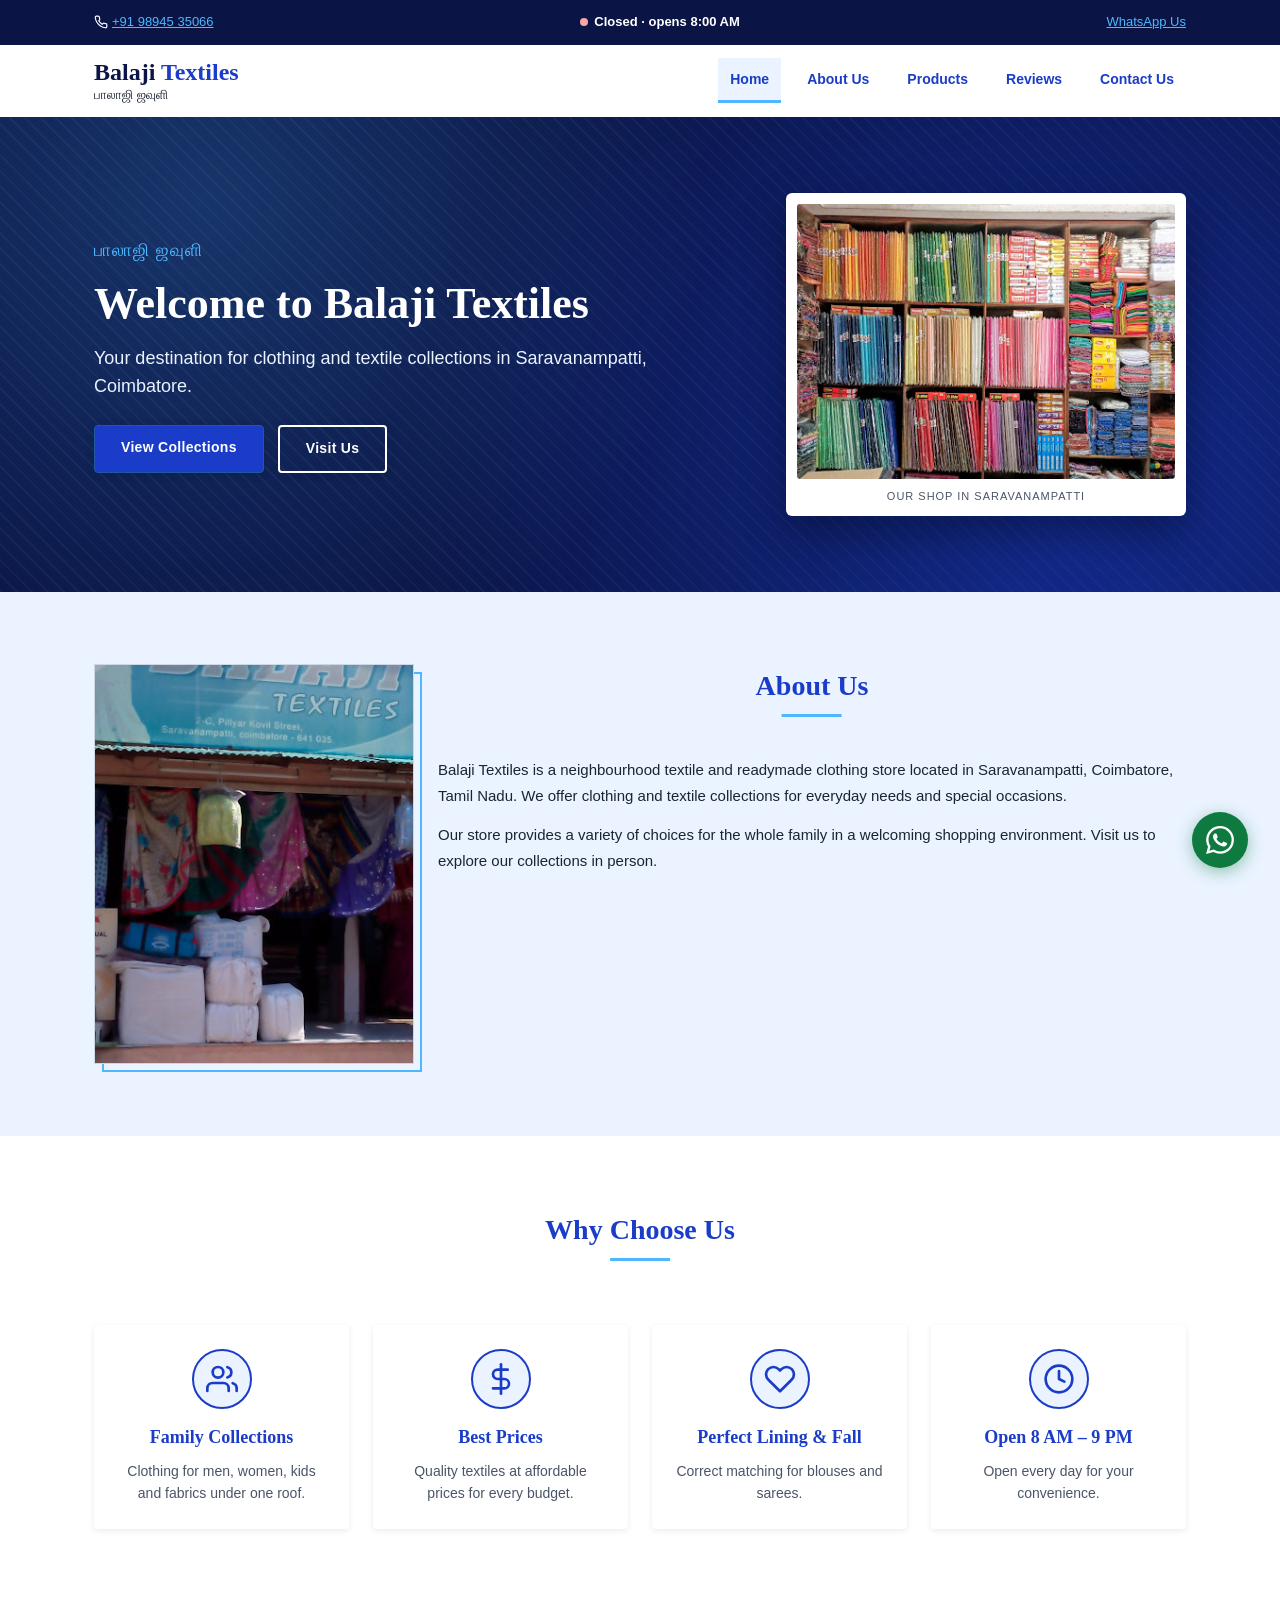
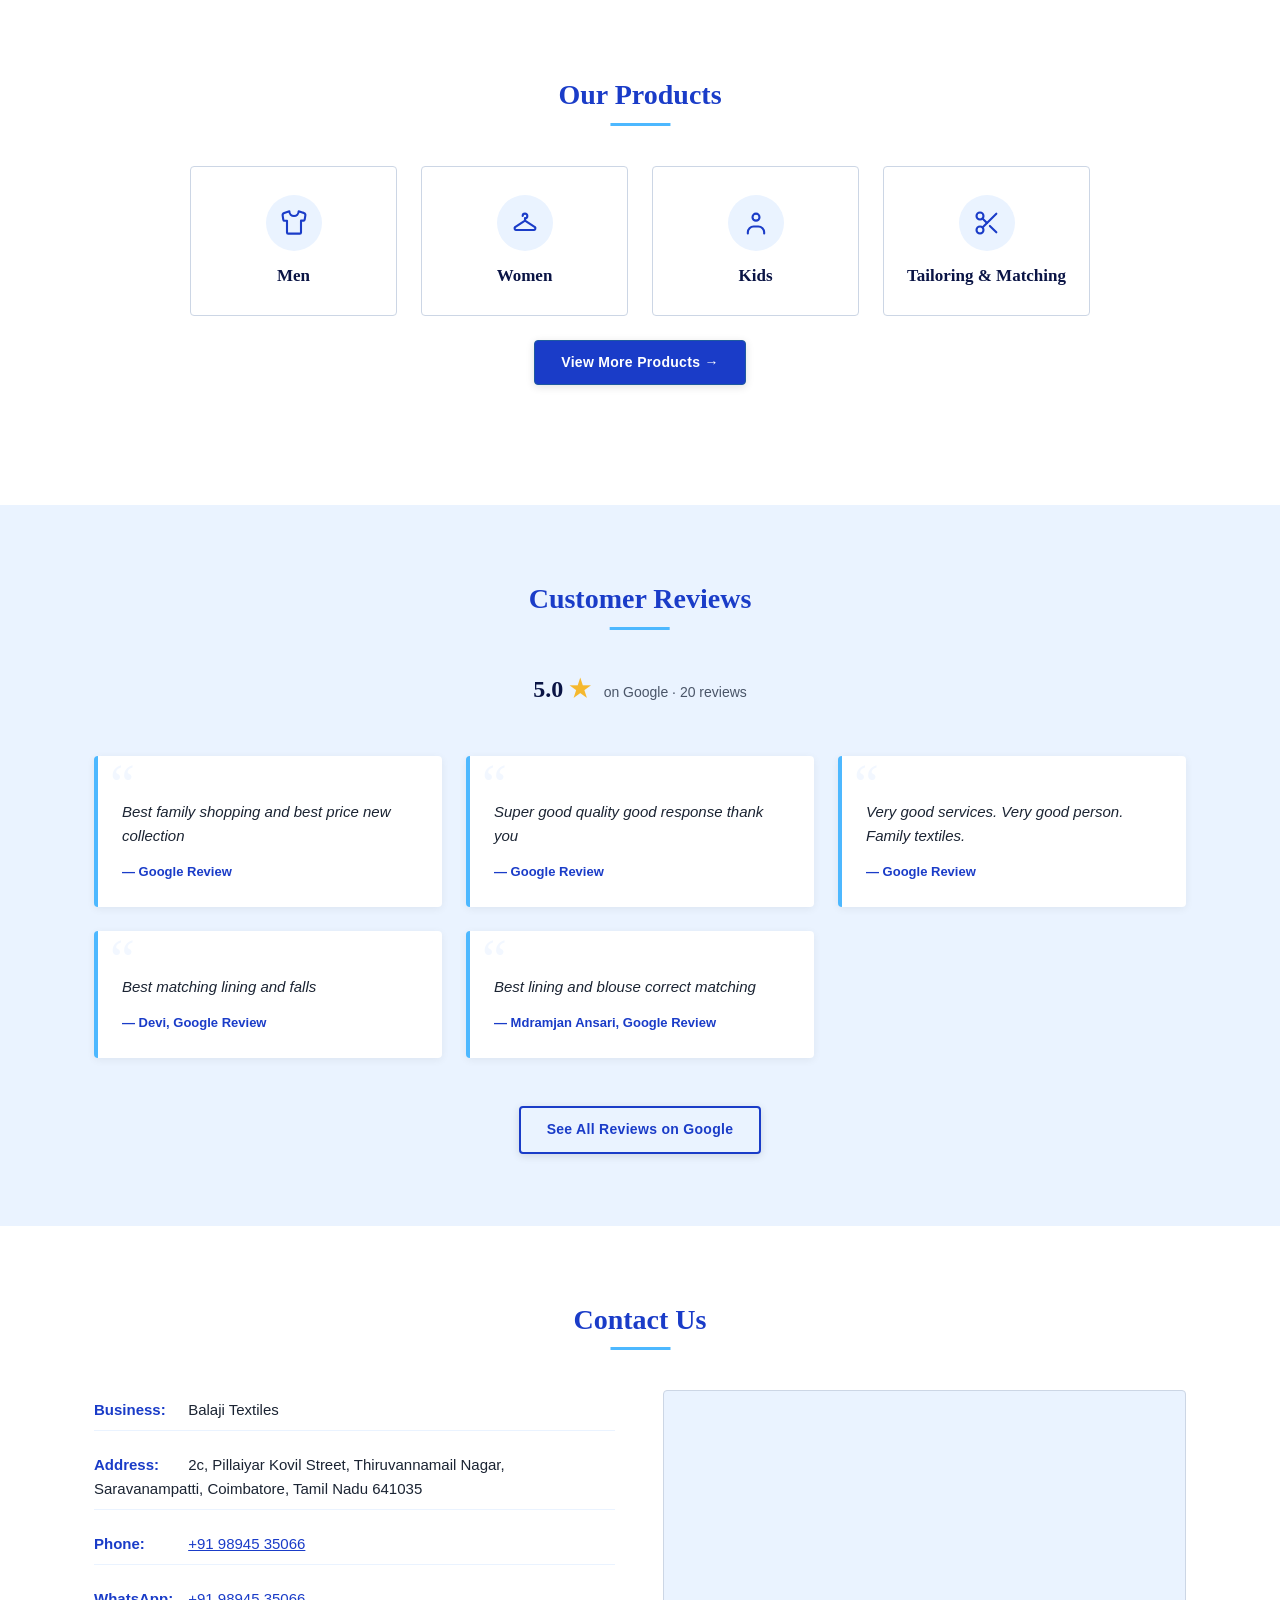
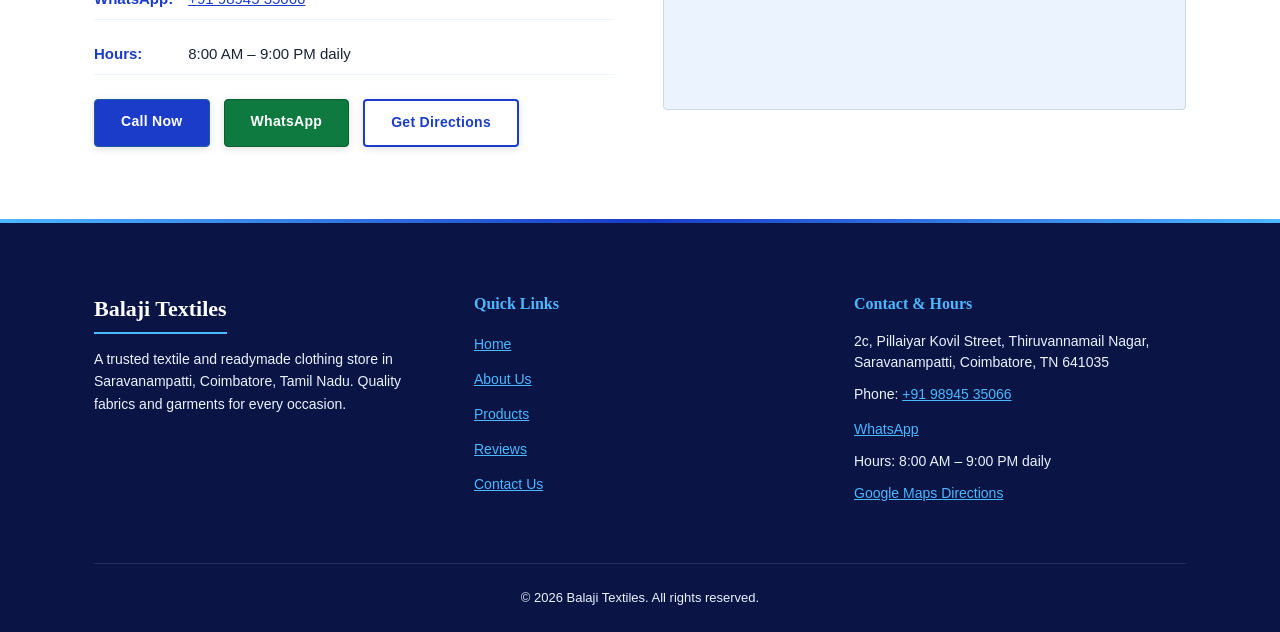
<file: index.html>
<!DOCTYPE html>
<html lang="en">
<head>
  <meta charset="UTF-8" />
  <meta name="viewport" content="width=device-width, initial-scale=1.0" />
  <title>Balaji Textiles | Textile &amp; Readymade Clothing Store in Saravanampatti, Coimbatore</title>
  <meta name="description" content="Balaji Textiles - A trusted textile and readymade clothing store in Saravanampatti, Coimbatore, Tamil Nadu. Men's wear, women's wear, kids' wear, fabrics and dress materials for every occasion." />
  <meta name="author" content="Balaji Textiles" />
  <meta name="robots" content="index, follow" />
  <meta name="theme-color" content="#0A1445" />
  <link rel="canonical" href="https://prakashseervi61.github.io/Balaji-Textile/" />

  <!-- Privacy & content security -->
  <meta name="referrer" content="strict-origin-when-cross-origin" />

  <!-- Content Security Policy -->
  <meta http-equiv="Content-Security-Policy" content="default-src 'self'; script-src 'self'; style-src 'self' 'unsafe-inline' https://fonts.googleapis.com; img-src 'self' data: https:; font-src 'self' https://fonts.gstatic.com; connect-src 'self'; frame-src https://www.google.com; base-uri 'self'; form-action 'self';" />

  <!-- Open Graph -->
  <meta property="og:type" content="website" />
  <meta property="og:title" content="Balaji Textiles | Textile &amp; Readymade Clothing Store, Saravanampatti, Coimbatore" />
  <meta property="og:description" content="Discover quality clothing and textiles for every occasion. Visit Balaji Textiles in Saravanampatti, Coimbatore for men's wear, women's wear, kids' wear and fabrics." />
  <meta property="og:url" content="https://prakashseervi61.github.io/Balaji-Textile/" />
  <meta property="og:site_name" content="Balaji Textiles" />
  <meta property="og:locale" content="en_IN" />
  <meta property="og:image" content="https://prakashseervi61.github.io/Balaji-Textile/images/og-cover.png" />
  <meta property="og:image:width" content="1200" />
  <meta property="og:image:height" content="630" />
  <meta property="og:image:alt" content="Balaji Textiles — clothing and textiles in Saravanampatti, Coimbatore" />

  <!-- Twitter Card -->
  <meta name="twitter:card" content="summary_large_image" />
  <meta name="twitter:title" content="Balaji Textiles | Textile &amp; Readymade Clothing Store, Saravanampatti" />
  <meta name="twitter:description" content="Quality clothing and textiles for every occasion. Visit Balaji Textiles in Saravanampatti, Coimbatore." />
  <meta name="twitter:image" content="https://prakashseervi61.github.io/Balaji-Textile/images/og-cover.png" />
  <meta name="twitter:image:alt" content="Balaji Textiles — clothing and textiles in Saravanampatti, Coimbatore" />

  <link rel="preconnect" href="https://fonts.googleapis.com" />
  <link rel="preconnect" href="https://fonts.gstatic.com" crossorigin />
  <link href="https://fonts.googleapis.com/css2?family=Playfair+Display:ital,wght@0,400;0,600;0,700;1,400&family=Lato:wght@300;400;600;700&family=Noto+Sans+Tamil:wght@400;600;700&display=swap" rel="stylesheet" />
  <link rel="stylesheet" href="styles.css" />
  <noscript><style>.reveal { opacity: 1; transform: none; }</style></noscript>
  <link rel="icon" type="image/svg+xml" href="data:image/svg+xml,%3Csvg xmlns='http://www.w3.org/2000/svg' viewBox='0 0 100 100'%3E%3Crect width='100' height='100' fill='%230A1445' rx='10'/%3E%3Ctext x='50' y='60' font-family='serif' font-size='50' fill='%23FFFFFF' text-anchor='middle'%3EBT%3C/text%3E%3C/svg%3E" />

  <!-- Schema.org LocalBusiness structured data -->
  <script type="application/ld+json">
  {
    "@context": "https://schema.org",
    "@type": "ClothingStore",
    "@id": "https://prakashseervi61.github.io/Balaji-Textile/#store",
    "name": "Balaji Textiles",
    "alternateName": "பாலாஜி ஜவுளி",
    "description": "A trusted textile and readymade clothing store in Saravanampatti, Coimbatore, Tamil Nadu. Men's wear, women's wear, kids' wear, fabrics and dress materials.",
    "url": "https://prakashseervi61.github.io/Balaji-Textile/",
    "image": [
      "https://prakashseervi61.github.io/Balaji-Textile/images/shop-front.jpg",
      "https://prakashseervi61.github.io/Balaji-Textile/images/shop-photo.jpg"
    ],
    "telephone": "+919894535066",
    "hasMap": "https://maps.app.goo.gl/wDFzEVDRk7n2RnBJ7",
    "currenciesAccepted": "INR",
    "areaServed": {
      "@type": "City",
      "name": "Coimbatore"
    },
    "address": {
      "@type": "PostalAddress",
      "streetAddress": "2c, Pillaiyar Kovil Street, Thiruvannamail Nagar",
      "addressLocality": "Saravanampatti, Coimbatore",
      "addressRegion": "Tamil Nadu",
      "postalCode": "641035",
      "addressCountry": "IN"
    },
    "geo": {
      "@type": "GeoCoordinates",
      "latitude": 11.0756263,
      "longitude": 77.0023874
    },
    "openingHoursSpecification": {
      "@type": "OpeningHoursSpecification",
      "dayOfWeek": ["Monday","Tuesday","Wednesday","Thursday","Friday","Saturday","Sunday"],
      "opens": "08:00",
      "closes": "21:00"
    },
    "aggregateRating": {
      "@type": "AggregateRating",
      "ratingValue": "5.0",
      "reviewCount": "20",
      "bestRating": "5"
    },
    "sameAs": [
      "https://maps.app.goo.gl/wDFzEVDRk7n2RnBJ7"
    ]
  }
  </script>
</head>
<body>

  <a class="skip-link" href="#main-content">Skip to main content</a>

  <!-- Top bar -->
  <div class="top-bar">
    <div class="container">
      <div class="top-bar-inner">
        <span class="top-bar-item top-bar-phone"><svg class="top-bar-icon" width="14" height="14" viewBox="0 0 24 24" fill="none" stroke="currentColor" stroke-width="2" stroke-linecap="round" stroke-linejoin="round" aria-hidden="true" focusable="false"><path d="M22 16.92v3a2 2 0 0 1-2.18 2 19.79 19.79 0 0 1-8.63-3.07 19.5 19.5 0 0 1-6-6 19.79 19.79 0 0 1-3.07-8.67A2 2 0 0 1 4.11 2h3a2 2 0 0 1 2 1.72c.127.96.361 1.903.7 2.81a2 2 0 0 1-.45 2.11L8.09 9.91a16 16 0 0 0 6 6l1.27-1.27a2 2 0 0 1 2.11-.45c.907.339 1.85.573 2.81.7A2 2 0 0 1 22 16.92z"/></svg> <a href="tel:+919894535066">+91 98945 35066</a></span>
        <span class="top-bar-item">
          <span class="shop-status" id="shop-status" role="status" aria-live="polite">
            <span class="status-dot" aria-hidden="true"></span>
            <span class="status-text">Open daily 8:00 AM – 9:00 PM</span>
          </span>
        </span>
        <span class="top-bar-item"><a href="https://wa.me/919894535066?text=Hello%20Balaji%20Textiles%2C%20I%20would%20like%20to%20know%20more%20about%20your%20collections." target="_blank" rel="noopener">WhatsApp Us</a></span>
      </div>
    </div>
  </div>

  <!-- Header -->
  <header class="site-header" id="site-header">
    <div class="header-container">
      <a href="#home" class="logo">
        Balaji <span>Textiles</span>
        <span class="logo-tamil" lang="ta">பாலாஜி ஜவுளி</span>
        <!-- TODO: owner to supply Tamil tagline -->
      </a>

      <button class="nav-toggle" id="nav-toggle" aria-label="Toggle navigation menu" aria-expanded="false" aria-controls="main-nav"></button>

      <nav class="main-nav" id="main-nav" aria-label="Main navigation">
        <ul>
          <li><a href="#home" aria-current="page">Home</a></li>
          <li><a href="#about">About Us</a></li>
          <li><a href="products.html">Products</a></li>
          <li><a href="#reviews">Reviews</a></li>
          <li><a href="#contact">Contact Us</a></li>
        </ul>
      </nav>
    </div>
    <div class="nav-overlay"></div>
  </header>

  <main id="main-content">

    <!-- Hero -->
    <section id="home" class="hero">
      <div class="hero-inner container">
        <div class="hero-content">
          <p class="hero-tagline" lang="ta">பாலாஜி ஜவுளி</p>
          <h1>Welcome to Balaji Textiles</h1>
          <p class="hero-intro">Your destination for clothing and textile collections in Saravanampatti, Coimbatore.</p>
          <div class="hero-buttons">
            <a href="products.html" class="btn btn-primary">View Collections</a>
            <a href="#contact" class="btn btn-outline">Visit Us</a>
          </div>
        </div>
        <figure class="hero-figure">
          <img src="images/shop-photo.jpg" alt="Balaji Textiles shop in Saravanampatti, Coimbatore" width="400" height="291" loading="eager" fetchpriority="high" />
          <figcaption>Our shop in Saravanampatti</figcaption>
        </figure>
      </div>
    </section>

    <!-- About Us -->
    <section id="about" class="about reveal">
      <div class="container">
        <div class="about-content">
          <div class="about-img">
            <img src="images/shop-front.jpg" alt="Balaji Textiles shop front, Saravanampatti, Coimbatore" width="338" height="600" loading="lazy" />
          </div>
          <div class="about-text">
            <h2 class="section-title">About Us</h2>
            <p>Balaji Textiles is a neighbourhood textile and readymade clothing store located in Saravanampatti, Coimbatore, Tamil Nadu. We offer clothing and textile collections for everyday needs and special occasions.</p>
            <p>Our store provides a variety of choices for the whole family in a welcoming shopping environment. Visit us to explore our collections in person.</p>
          </div>
        </div>
      </div>
    </section>

    <!-- Why Choose Us -->
    <section class="why-choose reveal">
      <div class="container">
        <h2 class="section-title">Why Choose Us</h2>
        <div class="why-grid">
          <div class="why-item">
            <div class="why-icon" aria-hidden="true">
              <svg width="32" height="32" viewBox="0 0 24 24" fill="none" stroke="currentColor" stroke-width="2" stroke-linecap="round" stroke-linejoin="round"><path d="M17 21v-2a4 4 0 0 0-4-4H5a4 4 0 0 0-4 4v2"/><circle cx="9" cy="7" r="4"/><path d="M23 21v-2a4 4 0 0 0-3-3.87"/><path d="M16 3.13a4 4 0 0 1 0 7.75"/></svg>
            </div>
            <h3>Family Collections</h3>
            <p>Clothing for men, women, kids and fabrics under one roof.</p>
          </div>
          <div class="why-item">
            <div class="why-icon" aria-hidden="true">
              <svg width="32" height="32" viewBox="0 0 24 24" fill="none" stroke="currentColor" stroke-width="2" stroke-linecap="round" stroke-linejoin="round"><line x1="12" y1="1" x2="12" y2="23"/><path d="M17 5H9.5a3.5 3.5 0 0 0 0 7h5a3.5 3.5 0 0 1 0 7H6"/></svg>
            </div>
            <h3>Best Prices</h3>
            <p>Quality textiles at affordable prices for every budget.</p>
          </div>
          <div class="why-item">
            <div class="why-icon" aria-hidden="true">
              <svg width="32" height="32" viewBox="0 0 24 24" fill="none" stroke="currentColor" stroke-width="2" stroke-linecap="round" stroke-linejoin="round"><path d="M20.84 4.61a5.5 5.5 0 0 0-7.78 0L12 5.67l-1.06-1.06a5.5 5.5 0 0 0-7.78 7.78l1.06 1.06L12 21.23l7.78-7.78 1.06-1.06a5.5 5.5 0 0 0 0-7.78z"/></svg>
            </div>
            <h3>Perfect Lining &amp; Fall</h3>
            <p>Correct matching for blouses and sarees.</p>
          </div>
          <div class="why-item">
            <div class="why-icon" aria-hidden="true">
              <svg width="32" height="32" viewBox="0 0 24 24" fill="none" stroke="currentColor" stroke-width="2" stroke-linecap="round" stroke-linejoin="round"><circle cx="12" cy="12" r="10"/><polyline points="12 6 12 12 16 14"/></svg>
            </div>
            <h3>Open 8 AM – 9 PM</h3>
            <p>Open every day for your convenience.</p>
          </div>
        </div>
      </div>
    </section>

    <!-- Our Products -->
    <section id="products" class="products reveal">
      <div class="container">
        <h2 class="section-title">Our Products</h2>

        <!-- Category cards -->
        <div class="category-grid">
          <a class="category-card" href="products.html#men">
            <span class="category-icon" aria-hidden="true">
              <svg width="28" height="28" viewBox="0 0 24 24" fill="none" stroke="currentColor" stroke-width="1.8" stroke-linecap="round" stroke-linejoin="round"><path d="M20.38 3.46 16 2a4 4 0 0 1-8 0L3.62 3.46a2 2 0 0 0-1.34 2.23l.58 3.57a1 1 0 0 0 .99.84H6v10a1 1 0 0 0 1 1h10a1 1 0 0 0 1-1V10h2.15a1 1 0 0 0 .99-.84l.58-3.57a2 2 0 0 0-1.34-2.23z"/></svg>
            </span>
            <span class="category-name">Men</span>
          </a>
          <a class="category-card" href="products.html#women">
            <span class="category-icon" aria-hidden="true">
              <svg width="28" height="28" viewBox="0 0 24 24" fill="none" stroke="currentColor" stroke-width="1.8" stroke-linecap="round" stroke-linejoin="round"><path d="M12 8a2 2 0 1 0-2-2"/><path d="M12 8v2l8.5 5.5a1.5 1.5 0 0 1-.8 2.5H4.3a1.5 1.5 0 0 1-.8-2.5L12 10"/></svg>
            </span>
            <span class="category-name">Women</span>
          </a>
          <a class="category-card" href="products.html#kids">
            <span class="category-icon" aria-hidden="true">
              <svg width="28" height="28" viewBox="0 0 24 24" fill="none" stroke="currentColor" stroke-width="1.8" stroke-linecap="round" stroke-linejoin="round"><circle cx="12" cy="7" r="3"/><path d="M5 21v-1a5 5 0 0 1 5-5h4a5 5 0 0 1 5 5v1"/></svg>
            </span>
            <span class="category-name">Kids</span>
          </a>
          <a class="category-card" href="products.html#tailoring">
            <span class="category-icon" aria-hidden="true">
              <svg width="28" height="28" viewBox="0 0 24 24" fill="none" stroke="currentColor" stroke-width="1.8" stroke-linecap="round" stroke-linejoin="round"><circle cx="6" cy="6" r="3"/><circle cx="6" cy="18" r="3"/><line x1="20" y1="4" x2="8.12" y2="15.88"/><line x1="14.47" y1="14.48" x2="20" y2="20"/><line x1="8.12" y1="8.12" x2="12" y2="12"/></svg>
            </span>
            <span class="category-name">Tailoring &amp; Matching</span>
          </a>
        </div>
        <div class="product-more">
          <a href="products.html" class="btn btn-primary">View More Products &rarr;</a>
        </div>
      </div>
    </section>

    <!-- Reviews -->
    <section id="reviews" class="reviews reveal">
      <div class="container">
        <h2 class="section-title">Customer Reviews</h2>
        <div class="reviews-badge">
          <span class="reviews-rating">5.0 <span class="reviews-star" aria-hidden="true">&#9733;</span></span>
          <span class="reviews-count">on Google &middot; 20 reviews</span>
        </div>
        <div class="review-grid">
          <div class="review-card">
            <span class="review-quote" aria-hidden="true">&ldquo;</span>
            <p class="review-text">Best family shopping and best price new collection</p>
            <p class="review-author">&mdash; Google Review</p>
          </div>
          <div class="review-card">
            <span class="review-quote" aria-hidden="true">&ldquo;</span>
            <p class="review-text">Super good quality good response thank you</p>
            <p class="review-author">&mdash; Google Review</p>
          </div>
          <div class="review-card">
            <span class="review-quote" aria-hidden="true">&ldquo;</span>
            <p class="review-text">Very good services. Very good person. Family textiles.</p>
            <p class="review-author">&mdash; Google Review</p>
          </div>
          <div class="review-card">
            <span class="review-quote" aria-hidden="true">&ldquo;</span>
            <p class="review-text">Best matching lining and falls</p>
            <p class="review-author">&mdash; Devi, Google Review</p>
          </div>
          <div class="review-card">
            <span class="review-quote" aria-hidden="true">&ldquo;</span>
            <p class="review-text">Best lining and blouse correct matching</p>
            <p class="review-author">&mdash; Mdramjan Ansari, Google Review</p>
          </div>
        </div>
        <p class="reviews-link"><a href="https://www.google.com/maps/place/Balaji+Textiles/@11.0756263,77.0023874" target="_blank" rel="noopener" class="btn btn-outline">See All Reviews on Google</a></p>
      </div>
    </section>

    <!-- Contact Us -->
    <section id="contact" class="contact reveal">
      <div class="container">
        <h2 class="section-title">Contact Us</h2>
        <div class="contact-content">
          <div class="contact-details">
            <div class="contact-item">
              <strong>Business:</strong> Balaji Textiles
            </div>
            <div class="contact-item">
              <strong>Address:</strong> 2c, Pillaiyar Kovil Street, Thiruvannamail Nagar, Saravanampatti, Coimbatore, Tamil Nadu 641035
            </div>
            <div class="contact-item">
              <strong>Phone:</strong> <a href="tel:+919894535066">+91 98945 35066</a>
            </div>
            <div class="contact-item">
              <strong>WhatsApp:</strong> <a href="https://wa.me/919894535066?text=Hello%20Balaji%20Textiles%2C%20I%20would%20like%20to%20know%20more%20about%20your%20collections." target="_blank" rel="noopener">+91 98945 35066</a>
            </div>
            <div class="contact-item">
              <strong>Hours:</strong> 8:00 AM – 9:00 PM daily
            </div>
            <div class="contact-actions">
              <a href="tel:+919894535066" class="btn btn-primary">Call Now</a>
              <a href="https://wa.me/919894535066?text=Hello%20Balaji%20Textiles%2C%20I%20would%20like%20to%20know%20more%20about%20your%20collections." target="_blank" rel="noopener" class="btn btn-wa">WhatsApp</a>
              <a href="https://maps.app.goo.gl/wDFzEVDRk7n2RnBJ7" target="_blank" rel="noopener" class="btn btn-outline">Get Directions</a>
            </div>
          </div>
          <div class="contact-map">
            <iframe
              src="https://www.google.com/maps?q=11.0756263,77.0023874&output=embed"
              title="Balaji Textiles location on Google Maps"
              loading="lazy"
              referrerpolicy="no-referrer-when-downgrade"
            ></iframe>
          </div>
        </div>
      </div>
    </section>

  </main>

  <!-- Footer -->
  <footer class="site-footer">
    <div class="container">
      <div class="footer-grid">
        <div class="footer-col">
          <h3>Balaji Textiles</h3>
          <p class="footer-blurb">A trusted textile and readymade clothing store in Saravanampatti, Coimbatore, Tamil Nadu. Quality fabrics and garments for every occasion.</p>
        </div>
        <div class="footer-col">
          <h4>Quick Links</h4>
          <ul>
            <li><a href="#home">Home</a></li>
            <li><a href="#about">About Us</a></li>
            <li><a href="#products">Products</a></li>
            <li><a href="#reviews">Reviews</a></li>
            <li><a href="#contact">Contact Us</a></li>
          </ul>
        </div>
        <div class="footer-col">
          <h4>Contact &amp; Hours</h4>
          <ul>
            <li>2c, Pillaiyar Kovil Street, Thiruvannamail Nagar, Saravanampatti, Coimbatore, TN 641035</li>
            <li>Phone: <a href="tel:+919894535066">+91 98945 35066</a></li>
            <li><a href="https://wa.me/919894535066?text=Hello%20Balaji%20Textiles%2C%20I%20would%20like%20to%20know%20more%20about%20your%20collections." target="_blank" rel="noopener">WhatsApp</a></li>
            <li>Hours: 8:00 AM – 9:00 PM daily</li>
            <li><a href="https://maps.app.goo.gl/wDFzEVDRk7n2RnBJ7" target="_blank" rel="noopener">Google Maps Directions</a></li>
          </ul>
        </div>
      </div>
      <div class="footer-bottom">
        <p>&copy; 2026 Balaji Textiles. All rights reserved.</p>
      </div>
    </div>
  </footer>

  <!-- Floating WhatsApp (desktop) -->
  <a href="https://wa.me/919894535066?text=Hello%20Balaji%20Textiles%2C%20I%20would%20like%20to%20know%20more%20about%20your%20collections." target="_blank" rel="noopener" class="whatsapp-float" aria-label="Chat on WhatsApp">
    <svg width="28" height="28" viewBox="0 0 24 24" fill="white"><path d="M17.472 14.382c-.297-.149-1.758-.867-2.03-.967-.273-.099-.471-.148-.67.15-.197.297-.767.966-.94 1.164-.173.199-.347.223-.644.075-.297-.15-1.255-.463-2.39-1.475-.883-.788-1.48-1.761-1.653-2.059-.173-.297-.018-.458.13-.606.134-.133.298-.347.446-.52.149-.174.198-.298.298-.497.099-.198.05-.371-.025-.52-.075-.149-.669-1.612-.916-2.207-.242-.579-.487-.5-.669-.51-.173-.008-.371-.01-.57-.01-.198 0-.52.074-.792.372-.272.297-1.04 1.016-1.04 2.479 0 1.462 1.065 2.875 1.213 3.074.149.198 2.096 3.2 5.077 4.487.709.306 1.262.489 1.694.625.712.227 1.36.195 1.871.118.571-.085 1.758-.719 2.006-1.413.248-.694.248-1.289.173-1.413-.074-.124-.272-.198-.57-.347m-5.421 7.403h-.004a9.87 9.87 0 01-5.031-1.378l-.361-.214-3.741.982.998-3.648-.235-.374a9.86 9.86 0 01-1.51-5.26c.001-5.45 4.436-9.884 9.888-9.884 2.64 0 5.122 1.03 6.988 2.898a9.825 9.825 0 012.893 6.994c-.003 5.45-4.437 9.884-9.885 9.884m8.413-18.297A11.815 11.815 0 0012.05 0C5.495 0 .16 5.335.157 11.892c0 2.096.547 4.142 1.588 5.945L.057 24l6.305-1.654a11.882 11.882 0 005.683 1.448h.005c6.554 0 11.89-5.335 11.893-11.893a11.821 11.821 0 00-3.48-8.413z"/></svg>
  </a>

  <!-- Mobile sticky bar -->
  <div class="mobile-bar" id="mobile-bar">
    <a href="tel:+919894535066" class="mobile-bar-btn mobile-bar-call">Call</a>
    <a href="https://wa.me/919894535066?text=Hello%20Balaji%20Textiles%2C%20I%20would%20like%20to%20know%20more%20about%20your%20collections." target="_blank" rel="noopener" class="mobile-bar-btn mobile-bar-wa">WhatsApp</a>
  </div>

  <script src="script.js" defer></script>
</body>
</html>
</file>
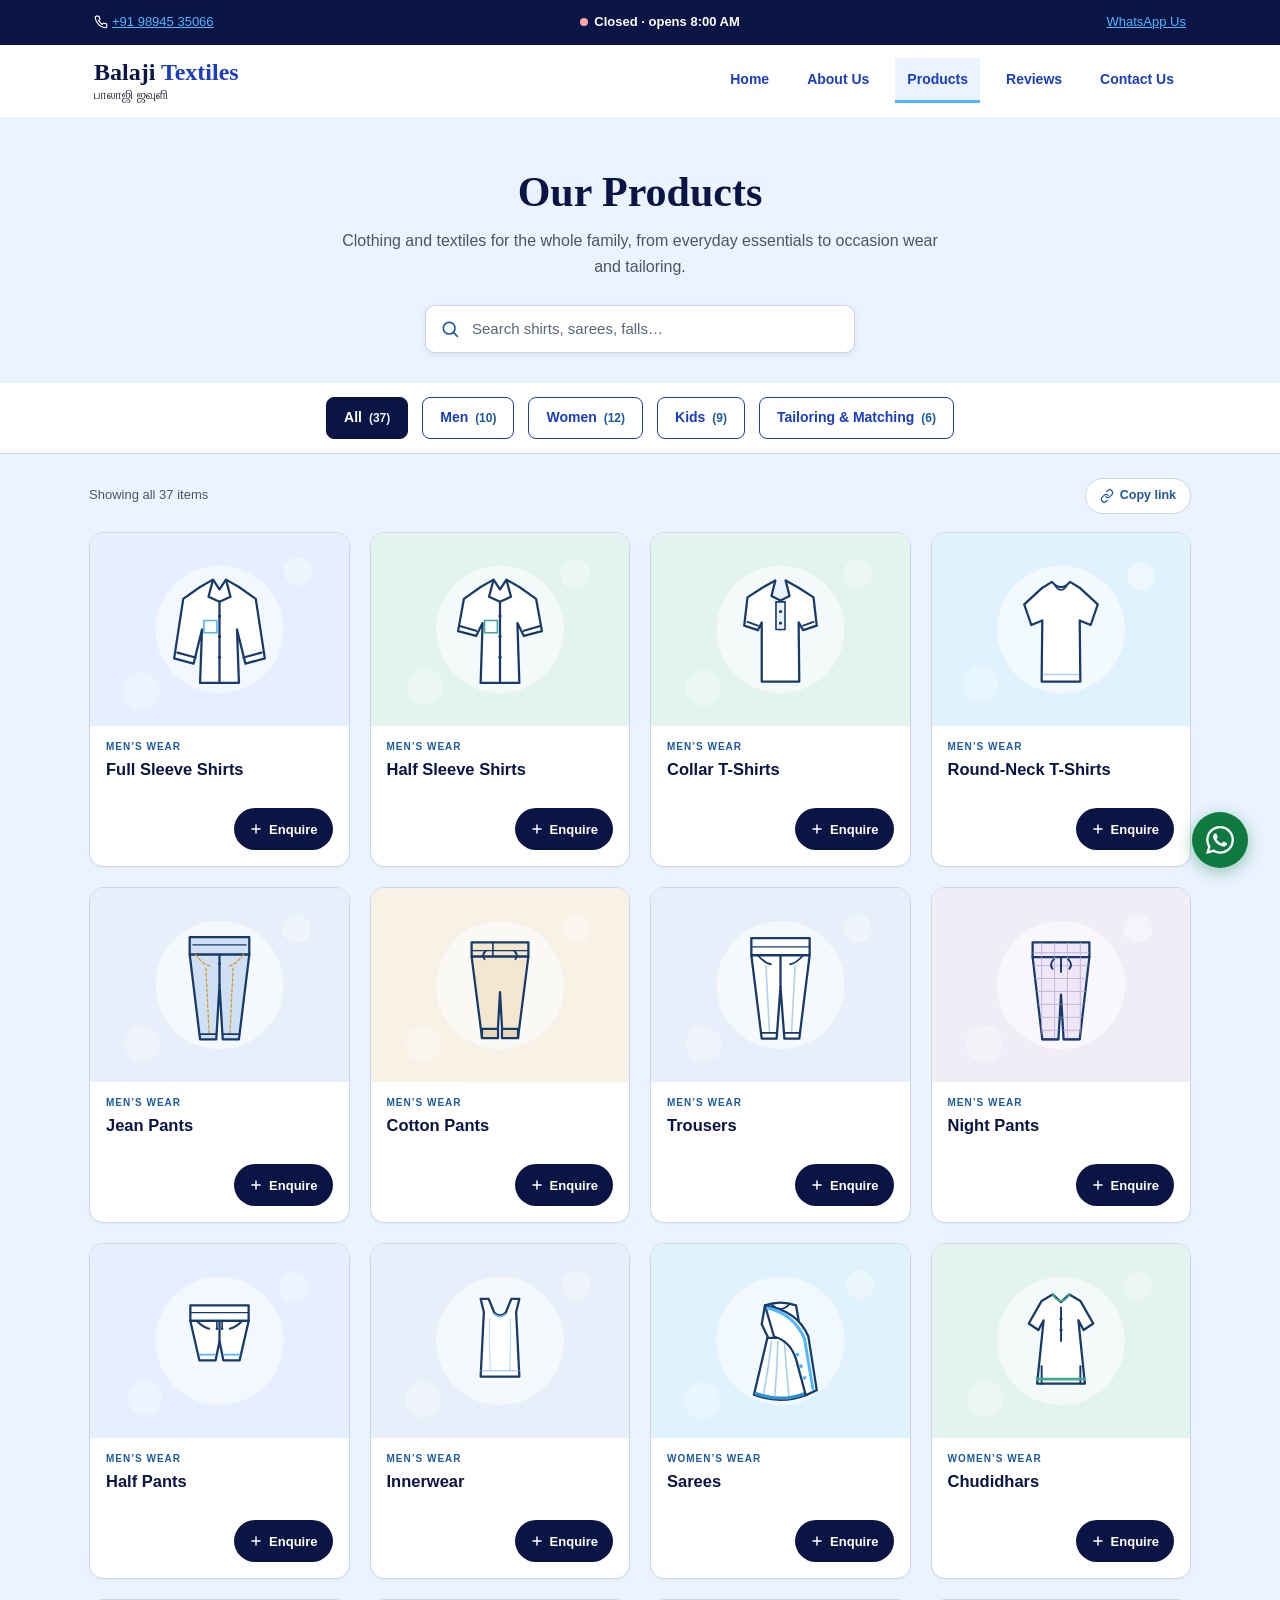
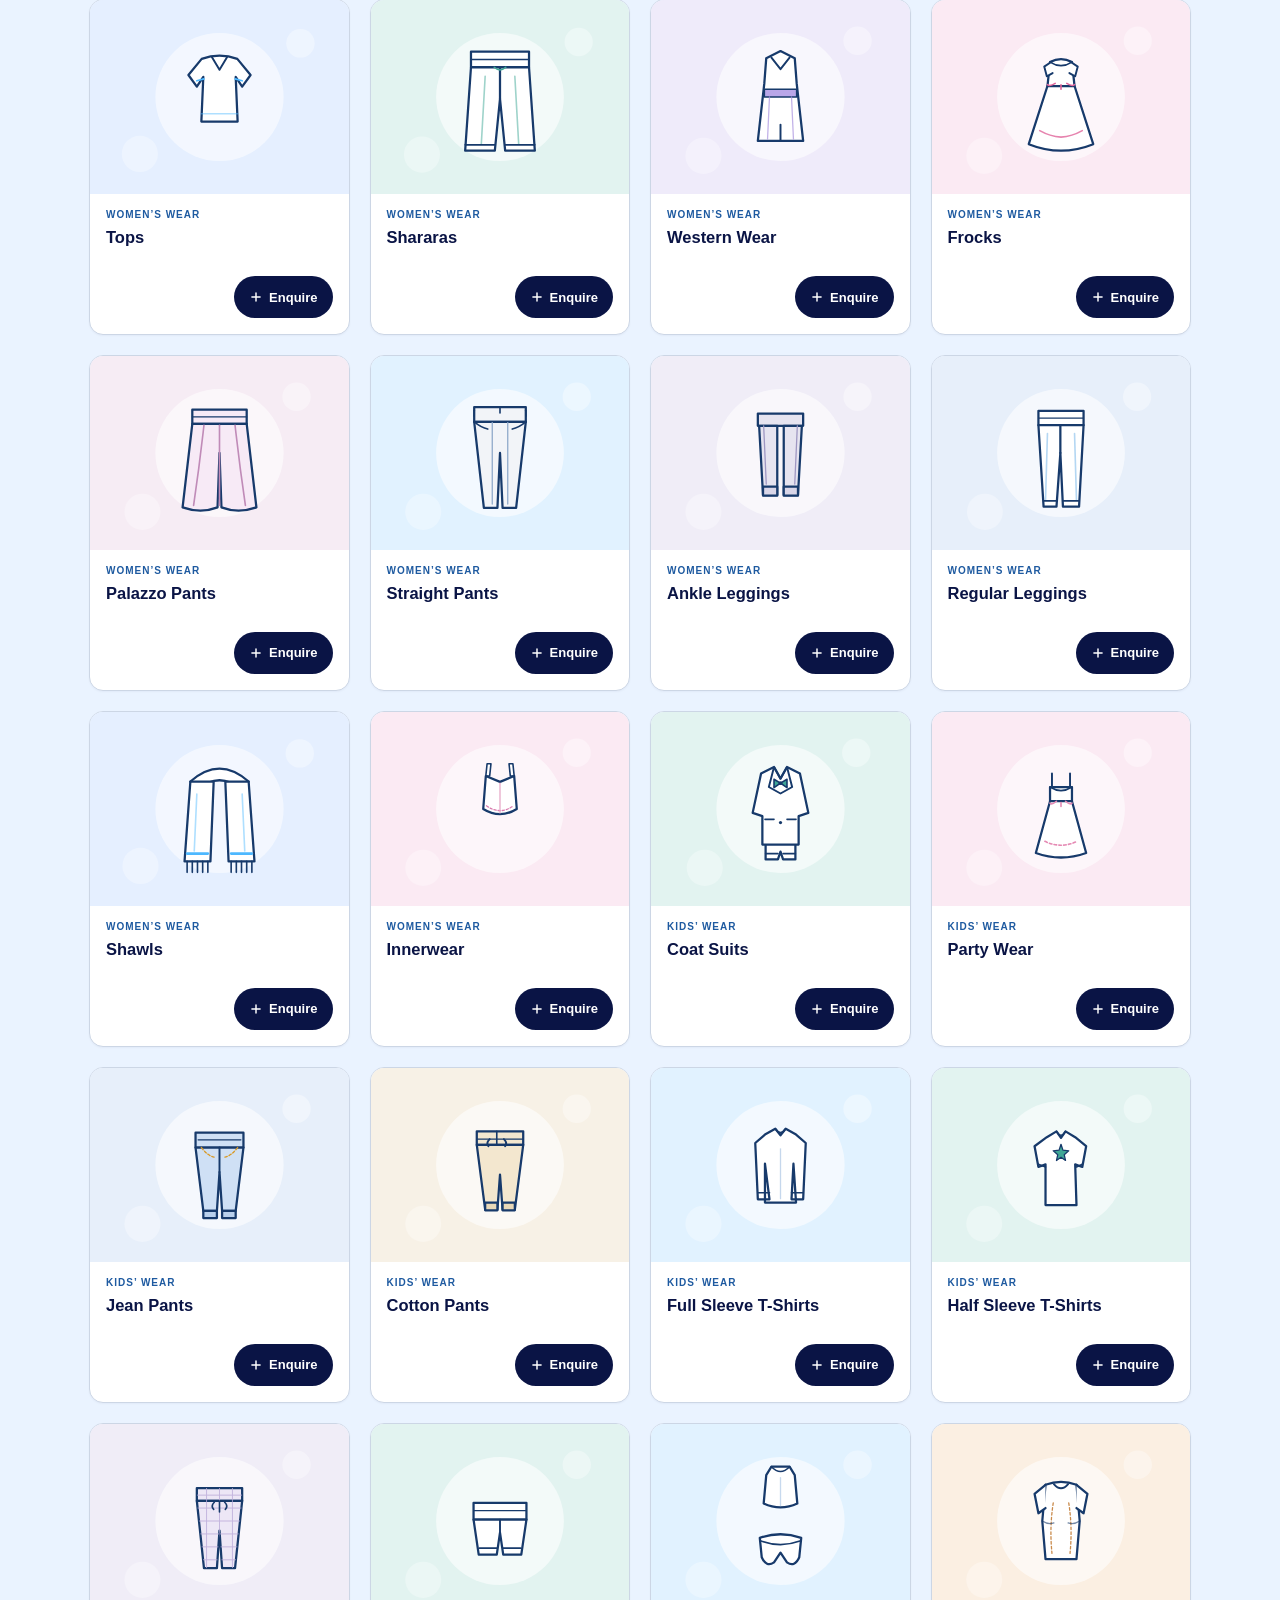
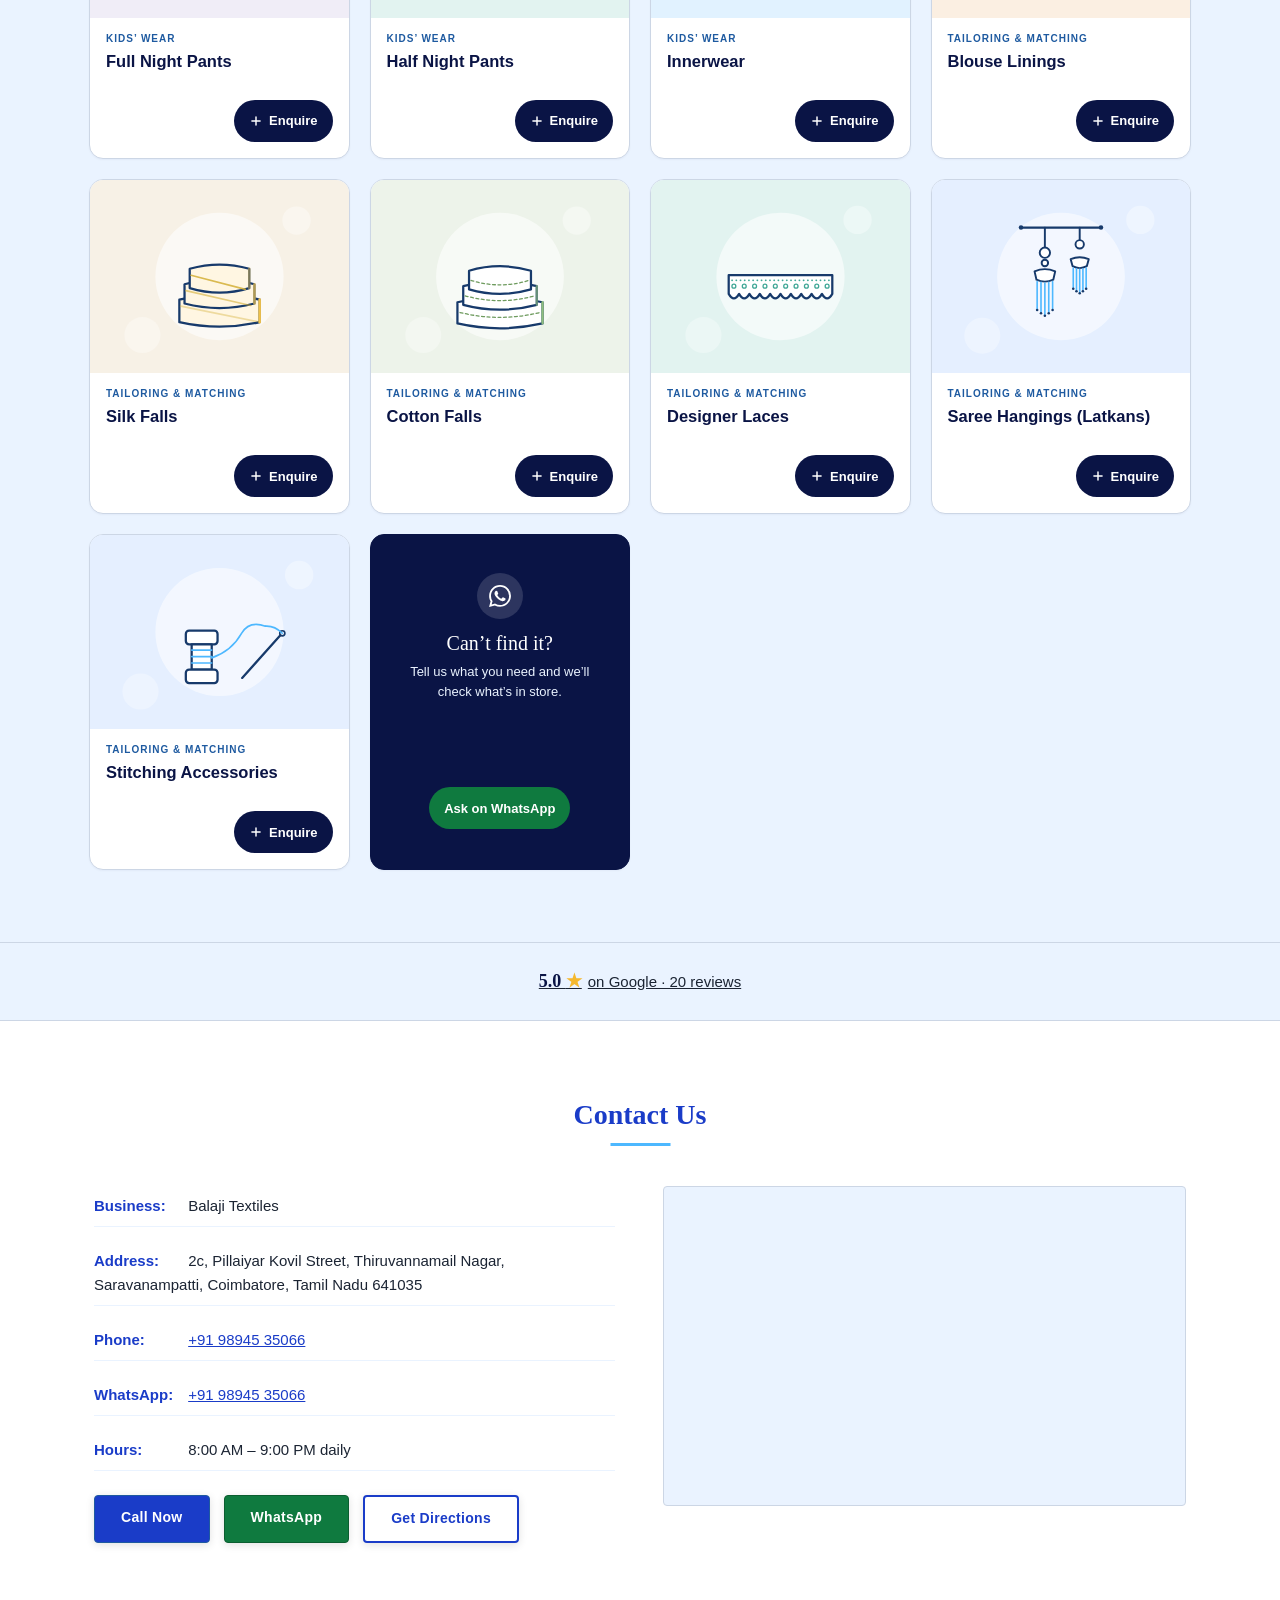
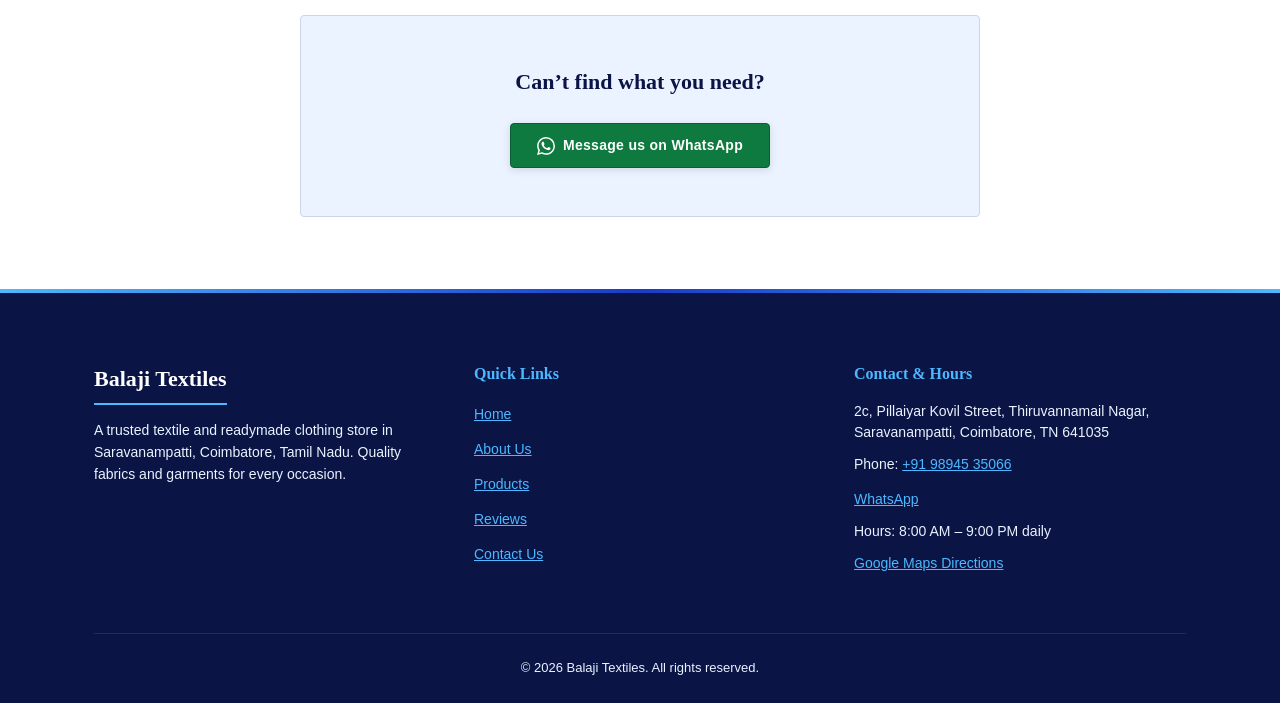
<file: products.html>
<!DOCTYPE html>
<html lang="en">
<head>
  <meta charset="UTF-8" />
  <meta name="viewport" content="width=device-width, initial-scale=1.0" />
  <title>Products | Balaji Textiles, Saravanampatti, Coimbatore</title>
  <meta name="description" content="Browse the full product range at Balaji Textiles, Saravanampatti, Coimbatore. Men's wear, women's wear, kids' wear, fabrics and tailoring essentials." />
  <meta name="theme-color" content="#0A1445" />
  <link rel="canonical" href="https://prakashseervi61.github.io/Balaji-Textile/products.html" />

  <!-- Privacy & content security -->
  <meta name="referrer" content="strict-origin-when-cross-origin" />

  <!-- Content Security Policy -->
  <meta http-equiv="Content-Security-Policy" content="default-src 'self'; script-src 'self'; style-src 'self' 'unsafe-inline' https://fonts.googleapis.com; img-src 'self' data: https:; font-src 'self' https://fonts.gstatic.com; connect-src 'self'; frame-src https://www.google.com; base-uri 'self'; form-action 'self';" />

  <!-- Open Graph -->
  <meta property="og:type" content="website" />
  <meta property="og:title" content="Products | Balaji Textiles, Saravanampatti, Coimbatore" />
  <meta property="og:description" content="Browse men's, women's and kids' wear, fabrics and tailoring essentials at Balaji Textiles, Saravanampatti, Coimbatore." />
  <meta property="og:url" content="https://prakashseervi61.github.io/Balaji-Textile/products.html" />
  <meta property="og:image" content="https://prakashseervi61.github.io/Balaji-Textile/images/og-cover.png" />
  <meta property="og:image:width" content="1200" />
  <meta property="og:image:height" content="630" />
  <meta property="og:image:alt" content="Balaji Textiles — clothing and textiles in Saravanampatti, Coimbatore" />
  <meta property="og:site_name" content="Balaji Textiles" />
  <meta property="og:locale" content="en_IN" />

  <!-- Twitter Card -->
  <meta name="twitter:card" content="summary_large_image" />
  <meta name="twitter:title" content="Products | Balaji Textiles, Saravanampatti, Coimbatore" />
  <meta name="twitter:description" content="Browse men's, women's and kids' wear, fabrics and tailoring essentials at Balaji Textiles." />
  <meta name="twitter:image" content="https://prakashseervi61.github.io/Balaji-Textile/images/og-cover.png" />
  <meta name="twitter:image:alt" content="Balaji Textiles — clothing and textiles in Saravanampatti, Coimbatore" />

  <link rel="preconnect" href="https://fonts.googleapis.com" />
  <link rel="preconnect" href="https://fonts.gstatic.com" crossorigin />
  <link href="https://fonts.googleapis.com/css2?family=Playfair+Display:ital,wght@0,400;0,600;0,700;1,400&family=Lato:wght@300;400;600;700&family=Noto+Sans+Tamil:wght@400;600;700&display=swap" rel="stylesheet" />
  <link rel="stylesheet" href="styles.css" />
  <noscript><style>.reveal { opacity: 1; transform: none; } .catalogue-search, .tabs-sticky, .catalogue-meta { display: none; }</style></noscript>
  <link rel="icon" type="image/svg+xml" href="data:image/svg+xml,%3Csvg xmlns='http://www.w3.org/2000/svg' viewBox='0 0 100 100'%3E%3Crect width='100' height='100' fill='%230A1445' rx='10'/%3E%3Ctext x='50' y='60' font-family='serif' font-size='50' fill='%23FFFFFF' text-anchor='middle'%3EBT%3C/text%3E%3C/svg%3E" />

  <!-- Schema.org structured data -->
  <script type="application/ld+json">
  {
    "@context": "https://schema.org",
    "@type": "CollectionPage",
    "@id": "https://prakashseervi61.github.io/Balaji-Textile/products.html#catalogue",
    "name": "Product catalogue — Balaji Textiles",
    "description": "Men's wear, women's wear, kids' wear, and tailoring and matching essentials available at Balaji Textiles, Saravanampatti, Coimbatore.",
    "url": "https://prakashseervi61.github.io/Balaji-Textile/products.html",
    "isPartOf": {
      "@type": "ClothingStore",
      "@id": "https://prakashseervi61.github.io/Balaji-Textile/#store",
      "name": "Balaji Textiles",
      "url": "https://prakashseervi61.github.io/Balaji-Textile/"
    }
  }
  </script>
  <script type="application/ld+json">
  {
    "@context": "https://schema.org",
    "@type": "BreadcrumbList",
    "itemListElement": [
      {
        "@type": "ListItem",
        "position": 1,
        "name": "Home",
        "item": "https://prakashseervi61.github.io/Balaji-Textile/"
      },
      {
        "@type": "ListItem",
        "position": 2,
        "name": "Products",
        "item": "https://prakashseervi61.github.io/Balaji-Textile/products.html"
      }
    ]
  }
  </script>
</head>
<body>

  <!-- Inline icon sprite -->
  <svg class="icon-sprite" width="0" height="0" aria-hidden="true" focusable="false">
    <symbol id="icon-whatsapp" viewBox="0 0 24 24">
      <path d="M17.472 14.382c-.297-.149-1.758-.867-2.03-.967-.273-.099-.471-.148-.67.15-.197.297-.767.966-.94 1.164-.173.199-.347.223-.644.075-.297-.15-1.255-.463-2.39-1.475-.883-.788-1.48-1.761-1.653-2.059-.173-.297-.018-.458.13-.606.134-.133.298-.347.446-.52.149-.174.198-.298.298-.497.099-.198.05-.371-.025-.52-.075-.149-.669-1.612-.916-2.207-.242-.579-.487-.5-.669-.51-.173-.008-.371-.01-.57-.01-.198 0-.52.074-.792.372-.272.297-1.04 1.016-1.04 2.479 0 1.462 1.065 2.875 1.213 3.074.149.198 2.096 3.2 5.077 4.487.709.306 1.262.489 1.694.625.712.227 1.36.195 1.871.118.571-.085 1.758-.719 2.006-1.413.248-.694.248-1.289.173-1.413-.074-.124-.272-.198-.57-.347m-5.421 7.403h-.004a9.87 9.87 0 01-5.031-1.378l-.361-.214-3.741.982.998-3.648-.235-.374a9.86 9.86 0 01-1.51-5.26c.001-5.45 4.436-9.884 9.888-9.884 2.64 0 5.122 1.03 6.988 2.898a9.825 9.825 0 012.893 6.994c-.003 5.45-4.437 9.884-9.885 9.884m8.413-18.297A11.815 11.815 0 0012.05 0C5.495 0 .16 5.335.157 11.892c0 2.096.547 4.142 1.588 5.945L.057 24l6.305-1.654a11.882 11.882 0 005.683 1.448h.005c6.554 0 11.89-5.335 11.893-11.893a11.821 11.821 0 00-3.48-8.413z"/>
    </symbol>
  </svg>

  <a class="skip-link" href="#main-content">Skip to main content</a>

  <!-- Top bar -->
  <div class="top-bar">
    <div class="container">
      <div class="top-bar-inner">
        <span class="top-bar-item top-bar-phone"><svg class="top-bar-icon" width="14" height="14" viewBox="0 0 24 24" fill="none" stroke="currentColor" stroke-width="2" stroke-linecap="round" stroke-linejoin="round" aria-hidden="true" focusable="false"><path d="M22 16.92v3a2 2 0 0 1-2.18 2 19.79 19.79 0 0 1-8.63-3.07 19.5 19.5 0 0 1-6-6 19.79 19.79 0 0 1-3.07-8.67A2 2 0 0 1 4.11 2h3a2 2 0 0 1 2 1.72c.127.96.361 1.903.7 2.81a2 2 0 0 1-.45 2.11L8.09 9.91a16 16 0 0 0 6 6l1.27-1.27a2 2 0 0 1 2.11-.45c.907.339 1.85.573 2.81.7A2 2 0 0 1 22 16.92z"/></svg> <a href="tel:+919894535066">+91 98945 35066</a></span>
        <span class="top-bar-item">
          <span class="shop-status" id="shop-status" role="status" aria-live="polite">
            <span class="status-dot" aria-hidden="true"></span>
            <span class="status-text">Open daily 8:00 AM – 9:00 PM</span>
          </span>
        </span>
        <span class="top-bar-item"><a href="https://wa.me/919894535066?text=Hello%20Balaji%20Textiles%2C%20I%20would%20like%20to%20know%20more%20about%20your%20collections." target="_blank" rel="noopener">WhatsApp Us</a></span>
      </div>
    </div>
  </div>

  <!-- Header -->
  <header class="site-header" id="site-header">
    <div class="header-container">
      <a href="index.html" class="logo">
        Balaji <span>Textiles</span>
        <span class="logo-tamil" lang="ta">பாலாஜி ஜவுளி</span>
      </a>
      <nav class="main-nav" id="main-nav" aria-label="Main navigation">
        <ul>
          <li><a href="index.html#home">Home</a></li>
          <li><a href="index.html#about">About Us</a></li>
          <li><a href="products.html" aria-current="page">Products</a></li>
          <li><a href="index.html#reviews">Reviews</a></li>
          <li><a href="index.html#contact">Contact Us</a></li>
        </ul>
      </nav>
      <button class="nav-toggle" id="nav-toggle" aria-label="Toggle navigation menu" aria-expanded="false" aria-controls="main-nav"></button>
    </div>
    <div class="nav-overlay"></div>
  </header>

  <main id="main-content">

    <!-- Catalogue intro -->
    <section class="catalogue-hero">
      <div class="container">
        <h1 class="catalogue-title">Our Products</h1>
        <p class="catalogue-subtitle">Clothing and textiles for the whole family, from everyday essentials to occasion wear and tailoring.</p>
        <div class="product-search catalogue-search">
          <label class="visually-hidden" for="product-search">Search products</label>
          <svg class="search-icon" width="20" height="20" viewBox="0 0 24 24" fill="none" stroke="currentColor" stroke-width="2" stroke-linecap="round" aria-hidden="true" focusable="false"><circle cx="11" cy="11" r="7"/><line x1="21" y1="21" x2="16.65" y2="16.65"/></svg>
          <input type="search" id="product-search" placeholder="Search shirts, sarees, falls&hellip;" autocomplete="off" />
          <button type="button" class="search-clear" id="search-clear" aria-label="Clear search" hidden>
            <svg width="16" height="16" viewBox="0 0 24 24" fill="none" stroke="currentColor" stroke-width="2.4" stroke-linecap="round" aria-hidden="true" focusable="false"><line x1="18" y1="6" x2="6" y2="18"/><line x1="6" y1="6" x2="18" y2="18"/></svg>
          </button>
        </div>
      </div>
    </section>

    <!-- Product catalogue -->
    <section class="catalogue" aria-labelledby="catalogue-heading">
      <h2 class="visually-hidden" id="catalogue-heading">Product catalogue</h2>

      <div class="tabs-sticky">
        <div class="container">
          <div class="tabs-wrap">
            <div class="product-tabs" id="product-tabs" role="group" aria-label="Filter products by category">
              <button type="button" class="tab-btn active" data-filter="all" aria-pressed="true" aria-controls="product-grid">All <span class="count"></span></button>
              <button type="button" class="tab-btn" data-filter="men" aria-pressed="false" aria-controls="product-grid">Men <span class="count"></span></button>
              <button type="button" class="tab-btn" data-filter="women" aria-pressed="false" aria-controls="product-grid">Women <span class="count"></span></button>
              <button type="button" class="tab-btn" data-filter="kids" aria-pressed="false" aria-controls="product-grid">Kids <span class="count"></span></button>
              <button type="button" class="tab-btn" data-filter="tailoring" aria-pressed="false" aria-controls="product-grid">Tailoring &amp; Matching <span class="count"></span></button>
            </div>
          </div>
        </div>
      </div>

      <div class="container catalogue-container">
        <div class="catalogue-meta">
          <p class="results-count" id="results-count" role="status" aria-live="polite"></p>
          <button type="button" class="copy-link" id="copy-link">
            <svg width="14" height="14" viewBox="0 0 24 24" fill="none" stroke="currentColor" stroke-width="2" stroke-linecap="round" stroke-linejoin="round" aria-hidden="true" focusable="false"><path d="M10 13a5 5 0 0 0 7.07 0l3-3a5 5 0 0 0-7.07-7.07l-1.5 1.5"/><path d="M14 11a5 5 0 0 0-7.07 0l-3 3a5 5 0 0 0 7.07 7.07l1.5-1.5"/></svg>
            <span>Copy link</span>
          </button>
        </div>

        <div class="product-grid" id="product-grid">
          <!-- 37 products. Replace each placeholder SVG with a real 4:3 photo and update the alt text when available. -->
            <!-- Full Sleeve Shirts -->
            <article class="product-card" data-category="men" id="p-men-full-sleeve-shirts">
              <div class="product-media">
                <img src="images/products/shirt-long.svg" alt="" width="800" height="600" loading="eager" fetchpriority="high" decoding="async" />
              </div>
              <div class="product-card-body">
                <p class="product-category">Men&rsquo;s Wear</p>
                <h3 class="product-name">Full Sleeve Shirts</h3>
                <a class="product-enquire" href="https://wa.me/919894535066?text=Hello%20Balaji%20Textiles%2C%20I%20am%20interested%20in%20Men's%20Full%20Sleeve%20Shirts.%20Could%20you%20please%20share%20the%20available%20options%20and%20prices%3F" target="_blank" rel="noopener" aria-label="Enquire about Full Sleeve Shirts on WhatsApp">
                  <svg class="enquire-icon" width="14" height="14" viewBox="0 0 24 24" fill="none" stroke="currentColor" stroke-width="2.5" stroke-linecap="round" aria-hidden="true" focusable="false"><path d="M12 5v14M5 12h14"/></svg>
                  Enquire
                </a>
              </div>
            </article>

            <!-- Half Sleeve Shirts -->
            <article class="product-card" data-category="men" id="p-men-half-sleeve-shirts">
              <div class="product-media">
                <img src="images/products/shirt-short.svg" alt="" width="800" height="600" loading="eager" fetchpriority="high" decoding="async" />
              </div>
              <div class="product-card-body">
                <p class="product-category">Men&rsquo;s Wear</p>
                <h3 class="product-name">Half Sleeve Shirts</h3>
                <a class="product-enquire" href="https://wa.me/919894535066?text=Hello%20Balaji%20Textiles%2C%20I%20am%20interested%20in%20Men's%20Half%20Sleeve%20Shirts.%20Could%20you%20please%20share%20the%20available%20options%20and%20prices%3F" target="_blank" rel="noopener" aria-label="Enquire about Half Sleeve Shirts on WhatsApp">
                  <svg class="enquire-icon" width="14" height="14" viewBox="0 0 24 24" fill="none" stroke="currentColor" stroke-width="2.5" stroke-linecap="round" aria-hidden="true" focusable="false"><path d="M12 5v14M5 12h14"/></svg>
                  Enquire
                </a>
              </div>
            </article>

            <!-- Collar T-Shirts -->
            <article class="product-card" data-category="men" id="p-men-collar-t-shirts">
              <div class="product-media">
                <img src="images/products/polo.svg" alt="" width="800" height="600" loading="eager" fetchpriority="high" decoding="async" />
              </div>
              <div class="product-card-body">
                <p class="product-category">Men&rsquo;s Wear</p>
                <h3 class="product-name">Collar T-Shirts</h3>
                <a class="product-enquire" href="https://wa.me/919894535066?text=Hello%20Balaji%20Textiles%2C%20I%20am%20interested%20in%20Men's%20Collar%20T-Shirts.%20Could%20you%20please%20share%20the%20available%20options%20and%20prices%3F" target="_blank" rel="noopener" aria-label="Enquire about Collar T-Shirts on WhatsApp">
                  <svg class="enquire-icon" width="14" height="14" viewBox="0 0 24 24" fill="none" stroke="currentColor" stroke-width="2.5" stroke-linecap="round" aria-hidden="true" focusable="false"><path d="M12 5v14M5 12h14"/></svg>
                  Enquire
                </a>
              </div>
            </article>

            <!-- Round-Neck T-Shirts -->
            <article class="product-card" data-category="men" id="p-men-round-neck-t-shirts">
              <div class="product-media">
                <img src="images/products/tshirt.svg" alt="" width="800" height="600" loading="eager" fetchpriority="high" decoding="async" />
              </div>
              <div class="product-card-body">
                <p class="product-category">Men&rsquo;s Wear</p>
                <h3 class="product-name">Round-Neck T-Shirts</h3>
                <a class="product-enquire" href="https://wa.me/919894535066?text=Hello%20Balaji%20Textiles%2C%20I%20am%20interested%20in%20Men's%20Round-Neck%20T-Shirts.%20Could%20you%20please%20share%20the%20available%20options%20and%20prices%3F" target="_blank" rel="noopener" aria-label="Enquire about Round-Neck T-Shirts on WhatsApp">
                  <svg class="enquire-icon" width="14" height="14" viewBox="0 0 24 24" fill="none" stroke="currentColor" stroke-width="2.5" stroke-linecap="round" aria-hidden="true" focusable="false"><path d="M12 5v14M5 12h14"/></svg>
                  Enquire
                </a>
              </div>
            </article>

            <!-- Jean Pants -->
            <article class="product-card" data-category="men" id="p-men-jean-pants">
              <div class="product-media">
                <img src="images/products/jeans.svg" alt="" width="800" height="600" loading="lazy" decoding="async" />
              </div>
              <div class="product-card-body">
                <p class="product-category">Men&rsquo;s Wear</p>
                <h3 class="product-name">Jean Pants</h3>
                <a class="product-enquire" href="https://wa.me/919894535066?text=Hello%20Balaji%20Textiles%2C%20I%20am%20interested%20in%20Men's%20Jean%20Pants.%20Could%20you%20please%20share%20the%20available%20options%20and%20prices%3F" target="_blank" rel="noopener" aria-label="Enquire about Jean Pants on WhatsApp">
                  <svg class="enquire-icon" width="14" height="14" viewBox="0 0 24 24" fill="none" stroke="currentColor" stroke-width="2.5" stroke-linecap="round" aria-hidden="true" focusable="false"><path d="M12 5v14M5 12h14"/></svg>
                  Enquire
                </a>
              </div>
            </article>

            <!-- Cotton Pants -->
            <article class="product-card" data-category="men" id="p-men-cotton-pants">
              <div class="product-media">
                <img src="images/products/cotton-pants.svg" alt="" width="800" height="600" loading="lazy" decoding="async" />
              </div>
              <div class="product-card-body">
                <p class="product-category">Men&rsquo;s Wear</p>
                <h3 class="product-name">Cotton Pants</h3>
                <a class="product-enquire" href="https://wa.me/919894535066?text=Hello%20Balaji%20Textiles%2C%20I%20am%20interested%20in%20Men's%20Cotton%20Pants.%20Could%20you%20please%20share%20the%20available%20options%20and%20prices%3F" target="_blank" rel="noopener" aria-label="Enquire about Cotton Pants on WhatsApp">
                  <svg class="enquire-icon" width="14" height="14" viewBox="0 0 24 24" fill="none" stroke="currentColor" stroke-width="2.5" stroke-linecap="round" aria-hidden="true" focusable="false"><path d="M12 5v14M5 12h14"/></svg>
                  Enquire
                </a>
              </div>
            </article>

            <!-- Trousers -->
            <article class="product-card" data-category="men" id="p-men-trousers">
              <div class="product-media">
                <img src="images/products/trousers.svg" alt="" width="800" height="600" loading="lazy" decoding="async" />
              </div>
              <div class="product-card-body">
                <p class="product-category">Men&rsquo;s Wear</p>
                <h3 class="product-name">Trousers</h3>
                <a class="product-enquire" href="https://wa.me/919894535066?text=Hello%20Balaji%20Textiles%2C%20I%20am%20interested%20in%20Men's%20Trousers.%20Could%20you%20please%20share%20the%20available%20options%20and%20prices%3F" target="_blank" rel="noopener" aria-label="Enquire about Trousers on WhatsApp">
                  <svg class="enquire-icon" width="14" height="14" viewBox="0 0 24 24" fill="none" stroke="currentColor" stroke-width="2.5" stroke-linecap="round" aria-hidden="true" focusable="false"><path d="M12 5v14M5 12h14"/></svg>
                  Enquire
                </a>
              </div>
            </article>

            <!-- Night Pants -->
            <article class="product-card" data-category="men" id="p-men-night-pants">
              <div class="product-media">
                <img src="images/products/pyjama.svg" alt="" width="800" height="600" loading="lazy" decoding="async" />
              </div>
              <div class="product-card-body">
                <p class="product-category">Men&rsquo;s Wear</p>
                <h3 class="product-name">Night Pants</h3>
                <a class="product-enquire" href="https://wa.me/919894535066?text=Hello%20Balaji%20Textiles%2C%20I%20am%20interested%20in%20Men's%20Night%20Pants.%20Could%20you%20please%20share%20the%20available%20options%20and%20prices%3F" target="_blank" rel="noopener" aria-label="Enquire about Night Pants on WhatsApp">
                  <svg class="enquire-icon" width="14" height="14" viewBox="0 0 24 24" fill="none" stroke="currentColor" stroke-width="2.5" stroke-linecap="round" aria-hidden="true" focusable="false"><path d="M12 5v14M5 12h14"/></svg>
                  Enquire
                </a>
              </div>
            </article>

            <!-- Half Pants -->
            <article class="product-card" data-category="men" id="p-men-half-pants">
              <div class="product-media">
                <img src="images/products/shorts.svg" alt="" width="800" height="600" loading="lazy" decoding="async" />
              </div>
              <div class="product-card-body">
                <p class="product-category">Men&rsquo;s Wear</p>
                <h3 class="product-name">Half Pants</h3>
                <a class="product-enquire" href="https://wa.me/919894535066?text=Hello%20Balaji%20Textiles%2C%20I%20am%20interested%20in%20Men's%20Half%20Pants.%20Could%20you%20please%20share%20the%20available%20options%20and%20prices%3F" target="_blank" rel="noopener" aria-label="Enquire about Half Pants on WhatsApp">
                  <svg class="enquire-icon" width="14" height="14" viewBox="0 0 24 24" fill="none" stroke="currentColor" stroke-width="2.5" stroke-linecap="round" aria-hidden="true" focusable="false"><path d="M12 5v14M5 12h14"/></svg>
                  Enquire
                </a>
              </div>
            </article>

            <!-- Innerwear -->
            <article class="product-card" data-category="men" id="p-men-innerwear">
              <div class="product-media">
                <img src="images/products/innerwear.svg" alt="" width="800" height="600" loading="lazy" decoding="async" />
              </div>
              <div class="product-card-body">
                <p class="product-category">Men&rsquo;s Wear</p>
                <h3 class="product-name">Innerwear</h3>
                <a class="product-enquire" href="https://wa.me/919894535066?text=Hello%20Balaji%20Textiles%2C%20I%20am%20interested%20in%20Men's%20Innerwear.%20Could%20you%20please%20share%20the%20available%20options%20and%20prices%3F" target="_blank" rel="noopener" aria-label="Enquire about Innerwear on WhatsApp">
                  <svg class="enquire-icon" width="14" height="14" viewBox="0 0 24 24" fill="none" stroke="currentColor" stroke-width="2.5" stroke-linecap="round" aria-hidden="true" focusable="false"><path d="M12 5v14M5 12h14"/></svg>
                  Enquire
                </a>
              </div>
            </article>

            <!-- Sarees -->
            <article class="product-card" data-category="women" id="p-women-sarees">
              <div class="product-media">
                <img src="images/products/saree.svg" alt="" width="800" height="600" loading="lazy" decoding="async" />
              </div>
              <div class="product-card-body">
                <p class="product-category">Women&rsquo;s Wear</p>
                <h3 class="product-name">Sarees</h3>
                <a class="product-enquire" href="https://wa.me/919894535066?text=Hello%20Balaji%20Textiles%2C%20I%20am%20interested%20in%20Women's%20Sarees.%20Could%20you%20please%20share%20the%20available%20options%20and%20prices%3F" target="_blank" rel="noopener" aria-label="Enquire about Sarees on WhatsApp">
                  <svg class="enquire-icon" width="14" height="14" viewBox="0 0 24 24" fill="none" stroke="currentColor" stroke-width="2.5" stroke-linecap="round" aria-hidden="true" focusable="false"><path d="M12 5v14M5 12h14"/></svg>
                  Enquire
                </a>
              </div>
            </article>

            <!-- Chudidhars -->
            <article class="product-card" data-category="women" id="p-women-chudidhars">
              <div class="product-media">
                <img src="images/products/kurti.svg" alt="" width="800" height="600" loading="lazy" decoding="async" />
              </div>
              <div class="product-card-body">
                <p class="product-category">Women&rsquo;s Wear</p>
                <h3 class="product-name">Chudidhars</h3>
                <a class="product-enquire" href="https://wa.me/919894535066?text=Hello%20Balaji%20Textiles%2C%20I%20am%20interested%20in%20Women's%20Chudidhars.%20Could%20you%20please%20share%20the%20available%20options%20and%20prices%3F" target="_blank" rel="noopener" aria-label="Enquire about Chudidhars on WhatsApp">
                  <svg class="enquire-icon" width="14" height="14" viewBox="0 0 24 24" fill="none" stroke="currentColor" stroke-width="2.5" stroke-linecap="round" aria-hidden="true" focusable="false"><path d="M12 5v14M5 12h14"/></svg>
                  Enquire
                </a>
              </div>
            </article>

            <!-- Tops -->
            <article class="product-card" data-category="women" id="p-women-tops">
              <div class="product-media">
                <img src="images/products/top.svg" alt="" width="800" height="600" loading="lazy" decoding="async" />
              </div>
              <div class="product-card-body">
                <p class="product-category">Women&rsquo;s Wear</p>
                <h3 class="product-name">Tops</h3>
                <a class="product-enquire" href="https://wa.me/919894535066?text=Hello%20Balaji%20Textiles%2C%20I%20am%20interested%20in%20Women's%20Tops.%20Could%20you%20please%20share%20the%20available%20options%20and%20prices%3F" target="_blank" rel="noopener" aria-label="Enquire about Tops on WhatsApp">
                  <svg class="enquire-icon" width="14" height="14" viewBox="0 0 24 24" fill="none" stroke="currentColor" stroke-width="2.5" stroke-linecap="round" aria-hidden="true" focusable="false"><path d="M12 5v14M5 12h14"/></svg>
                  Enquire
                </a>
              </div>
            </article>

            <!-- Shararas -->
            <article class="product-card" data-category="women" id="p-women-shararas">
              <div class="product-media">
                <img src="images/products/wide-leg.svg" alt="" width="800" height="600" loading="lazy" decoding="async" />
              </div>
              <div class="product-card-body">
                <p class="product-category">Women&rsquo;s Wear</p>
                <h3 class="product-name">Shararas</h3>
                <a class="product-enquire" href="https://wa.me/919894535066?text=Hello%20Balaji%20Textiles%2C%20I%20am%20interested%20in%20Women's%20Shararas.%20Could%20you%20please%20share%20the%20available%20options%20and%20prices%3F" target="_blank" rel="noopener" aria-label="Enquire about Shararas on WhatsApp">
                  <svg class="enquire-icon" width="14" height="14" viewBox="0 0 24 24" fill="none" stroke="currentColor" stroke-width="2.5" stroke-linecap="round" aria-hidden="true" focusable="false"><path d="M12 5v14M5 12h14"/></svg>
                  Enquire
                </a>
              </div>
            </article>

            <!-- Western Wear -->
            <article class="product-card" data-category="women" id="p-women-western-wear">
              <div class="product-media">
                <img src="images/products/western.svg" alt="" width="800" height="600" loading="lazy" decoding="async" />
              </div>
              <div class="product-card-body">
                <p class="product-category">Women&rsquo;s Wear</p>
                <h3 class="product-name">Western Wear</h3>
                <a class="product-enquire" href="https://wa.me/919894535066?text=Hello%20Balaji%20Textiles%2C%20I%20am%20interested%20in%20Women's%20Western%20Wear.%20Could%20you%20please%20share%20the%20available%20options%20and%20prices%3F" target="_blank" rel="noopener" aria-label="Enquire about Western Wear on WhatsApp">
                  <svg class="enquire-icon" width="14" height="14" viewBox="0 0 24 24" fill="none" stroke="currentColor" stroke-width="2.5" stroke-linecap="round" aria-hidden="true" focusable="false"><path d="M12 5v14M5 12h14"/></svg>
                  Enquire
                </a>
              </div>
            </article>

            <!-- Frocks -->
            <article class="product-card" data-category="women" id="p-women-frocks">
              <div class="product-media">
                <img src="images/products/frock.svg" alt="" width="800" height="600" loading="lazy" decoding="async" />
              </div>
              <div class="product-card-body">
                <p class="product-category">Women&rsquo;s Wear</p>
                <h3 class="product-name">Frocks</h3>
                <a class="product-enquire" href="https://wa.me/919894535066?text=Hello%20Balaji%20Textiles%2C%20I%20am%20interested%20in%20Women's%20Frocks.%20Could%20you%20please%20share%20the%20available%20options%20and%20prices%3F" target="_blank" rel="noopener" aria-label="Enquire about Frocks on WhatsApp">
                  <svg class="enquire-icon" width="14" height="14" viewBox="0 0 24 24" fill="none" stroke="currentColor" stroke-width="2.5" stroke-linecap="round" aria-hidden="true" focusable="false"><path d="M12 5v14M5 12h14"/></svg>
                  Enquire
                </a>
              </div>
            </article>

            <!-- Palazzo Pants -->
            <article class="product-card" data-category="women" id="p-women-palazzo-pants">
              <div class="product-media">
                <img src="images/products/palazzo.svg" alt="" width="800" height="600" loading="lazy" decoding="async" />
              </div>
              <div class="product-card-body">
                <p class="product-category">Women&rsquo;s Wear</p>
                <h3 class="product-name">Palazzo Pants</h3>
                <a class="product-enquire" href="https://wa.me/919894535066?text=Hello%20Balaji%20Textiles%2C%20I%20am%20interested%20in%20Women's%20Palazzo%20Pants.%20Could%20you%20please%20share%20the%20available%20options%20and%20prices%3F" target="_blank" rel="noopener" aria-label="Enquire about Palazzo Pants on WhatsApp">
                  <svg class="enquire-icon" width="14" height="14" viewBox="0 0 24 24" fill="none" stroke="currentColor" stroke-width="2.5" stroke-linecap="round" aria-hidden="true" focusable="false"><path d="M12 5v14M5 12h14"/></svg>
                  Enquire
                </a>
              </div>
            </article>

            <!-- Straight Pants -->
            <article class="product-card" data-category="women" id="p-women-straight-pants">
              <div class="product-media">
                <img src="images/products/straight-pants.svg" alt="" width="800" height="600" loading="lazy" decoding="async" />
              </div>
              <div class="product-card-body">
                <p class="product-category">Women&rsquo;s Wear</p>
                <h3 class="product-name">Straight Pants</h3>
                <a class="product-enquire" href="https://wa.me/919894535066?text=Hello%20Balaji%20Textiles%2C%20I%20am%20interested%20in%20Women's%20Straight%20Pants.%20Could%20you%20please%20share%20the%20available%20options%20and%20prices%3F" target="_blank" rel="noopener" aria-label="Enquire about Straight Pants on WhatsApp">
                  <svg class="enquire-icon" width="14" height="14" viewBox="0 0 24 24" fill="none" stroke="currentColor" stroke-width="2.5" stroke-linecap="round" aria-hidden="true" focusable="false"><path d="M12 5v14M5 12h14"/></svg>
                  Enquire
                </a>
              </div>
            </article>

            <!-- Ankle Leggings -->
            <article class="product-card" data-category="women" id="p-women-ankle-leggings">
              <div class="product-media">
                <img src="images/products/ankle-leggings.svg" alt="" width="800" height="600" loading="lazy" decoding="async" />
              </div>
              <div class="product-card-body">
                <p class="product-category">Women&rsquo;s Wear</p>
                <h3 class="product-name">Ankle Leggings</h3>
                <a class="product-enquire" href="https://wa.me/919894535066?text=Hello%20Balaji%20Textiles%2C%20I%20am%20interested%20in%20Women's%20Ankle%20Leggings.%20Could%20you%20please%20share%20the%20available%20options%20and%20prices%3F" target="_blank" rel="noopener" aria-label="Enquire about Ankle Leggings on WhatsApp">
                  <svg class="enquire-icon" width="14" height="14" viewBox="0 0 24 24" fill="none" stroke="currentColor" stroke-width="2.5" stroke-linecap="round" aria-hidden="true" focusable="false"><path d="M12 5v14M5 12h14"/></svg>
                  Enquire
                </a>
              </div>
            </article>

            <!-- Regular Leggings -->
            <article class="product-card" data-category="women" id="p-women-regular-leggings">
              <div class="product-media">
                <img src="images/products/leggings.svg" alt="" width="800" height="600" loading="lazy" decoding="async" />
              </div>
              <div class="product-card-body">
                <p class="product-category">Women&rsquo;s Wear</p>
                <h3 class="product-name">Regular Leggings</h3>
                <a class="product-enquire" href="https://wa.me/919894535066?text=Hello%20Balaji%20Textiles%2C%20I%20am%20interested%20in%20Women's%20Regular%20Leggings.%20Could%20you%20please%20share%20the%20available%20options%20and%20prices%3F" target="_blank" rel="noopener" aria-label="Enquire about Regular Leggings on WhatsApp">
                  <svg class="enquire-icon" width="14" height="14" viewBox="0 0 24 24" fill="none" stroke="currentColor" stroke-width="2.5" stroke-linecap="round" aria-hidden="true" focusable="false"><path d="M12 5v14M5 12h14"/></svg>
                  Enquire
                </a>
              </div>
            </article>

            <!-- Shawls -->
            <article class="product-card" data-category="women" id="p-women-shawls">
              <div class="product-media">
                <img src="images/products/shawl.svg" alt="" width="800" height="600" loading="lazy" decoding="async" />
              </div>
              <div class="product-card-body">
                <p class="product-category">Women&rsquo;s Wear</p>
                <h3 class="product-name">Shawls</h3>
                <a class="product-enquire" href="https://wa.me/919894535066?text=Hello%20Balaji%20Textiles%2C%20I%20am%20interested%20in%20Women's%20Shawls.%20Could%20you%20please%20share%20the%20available%20options%20and%20prices%3F" target="_blank" rel="noopener" aria-label="Enquire about Shawls on WhatsApp">
                  <svg class="enquire-icon" width="14" height="14" viewBox="0 0 24 24" fill="none" stroke="currentColor" stroke-width="2.5" stroke-linecap="round" aria-hidden="true" focusable="false"><path d="M12 5v14M5 12h14"/></svg>
                  Enquire
                </a>
              </div>
            </article>

            <!-- Innerwear -->
            <article class="product-card" data-category="women" id="p-women-innerwear">
              <div class="product-media">
                <img src="images/products/camisole.svg" alt="" width="800" height="600" loading="lazy" decoding="async" />
              </div>
              <div class="product-card-body">
                <p class="product-category">Women&rsquo;s Wear</p>
                <h3 class="product-name">Innerwear</h3>
                <a class="product-enquire" href="https://wa.me/919894535066?text=Hello%20Balaji%20Textiles%2C%20I%20am%20interested%20in%20Women's%20Innerwear.%20Could%20you%20please%20share%20the%20available%20options%20and%20prices%3F" target="_blank" rel="noopener" aria-label="Enquire about Innerwear on WhatsApp">
                  <svg class="enquire-icon" width="14" height="14" viewBox="0 0 24 24" fill="none" stroke="currentColor" stroke-width="2.5" stroke-linecap="round" aria-hidden="true" focusable="false"><path d="M12 5v14M5 12h14"/></svg>
                  Enquire
                </a>
              </div>
            </article>

            <!-- Coat Suits -->
            <article class="product-card" data-category="kids" id="p-kids-coat-suits">
              <div class="product-media">
                <img src="images/products/kids-suit.svg" alt="" width="800" height="600" loading="lazy" decoding="async" />
              </div>
              <div class="product-card-body">
                <p class="product-category">Kids&rsquo; Wear</p>
                <h3 class="product-name">Coat Suits</h3>
                <a class="product-enquire" href="https://wa.me/919894535066?text=Hello%20Balaji%20Textiles%2C%20I%20am%20interested%20in%20Kids'%20Coat%20Suits.%20Could%20you%20please%20share%20the%20available%20options%20and%20prices%3F" target="_blank" rel="noopener" aria-label="Enquire about Coat Suits on WhatsApp">
                  <svg class="enquire-icon" width="14" height="14" viewBox="0 0 24 24" fill="none" stroke="currentColor" stroke-width="2.5" stroke-linecap="round" aria-hidden="true" focusable="false"><path d="M12 5v14M5 12h14"/></svg>
                  Enquire
                </a>
              </div>
            </article>

            <!-- Party Wear -->
            <article class="product-card" data-category="kids" id="p-kids-party-wear">
              <div class="product-media">
                <img src="images/products/kids-party.svg" alt="" width="800" height="600" loading="lazy" decoding="async" />
              </div>
              <div class="product-card-body">
                <p class="product-category">Kids&rsquo; Wear</p>
                <h3 class="product-name">Party Wear</h3>
                <a class="product-enquire" href="https://wa.me/919894535066?text=Hello%20Balaji%20Textiles%2C%20I%20am%20interested%20in%20Kids'%20Party%20Wear.%20Could%20you%20please%20share%20the%20available%20options%20and%20prices%3F" target="_blank" rel="noopener" aria-label="Enquire about Party Wear on WhatsApp">
                  <svg class="enquire-icon" width="14" height="14" viewBox="0 0 24 24" fill="none" stroke="currentColor" stroke-width="2.5" stroke-linecap="round" aria-hidden="true" focusable="false"><path d="M12 5v14M5 12h14"/></svg>
                  Enquire
                </a>
              </div>
            </article>

            <!-- Jean Pants -->
            <article class="product-card" data-category="kids" id="p-kids-jean-pants">
              <div class="product-media">
                <img src="images/products/kids-jeans.svg" alt="" width="800" height="600" loading="lazy" decoding="async" />
              </div>
              <div class="product-card-body">
                <p class="product-category">Kids&rsquo; Wear</p>
                <h3 class="product-name">Jean Pants</h3>
                <a class="product-enquire" href="https://wa.me/919894535066?text=Hello%20Balaji%20Textiles%2C%20I%20am%20interested%20in%20Kids'%20Jean%20Pants.%20Could%20you%20please%20share%20the%20available%20options%20and%20prices%3F" target="_blank" rel="noopener" aria-label="Enquire about Jean Pants on WhatsApp">
                  <svg class="enquire-icon" width="14" height="14" viewBox="0 0 24 24" fill="none" stroke="currentColor" stroke-width="2.5" stroke-linecap="round" aria-hidden="true" focusable="false"><path d="M12 5v14M5 12h14"/></svg>
                  Enquire
                </a>
              </div>
            </article>

            <!-- Cotton Pants -->
            <article class="product-card" data-category="kids" id="p-kids-cotton-pants">
              <div class="product-media">
                <img src="images/products/kids-cotton.svg" alt="" width="800" height="600" loading="lazy" decoding="async" />
              </div>
              <div class="product-card-body">
                <p class="product-category">Kids&rsquo; Wear</p>
                <h3 class="product-name">Cotton Pants</h3>
                <a class="product-enquire" href="https://wa.me/919894535066?text=Hello%20Balaji%20Textiles%2C%20I%20am%20interested%20in%20Kids'%20Cotton%20Pants.%20Could%20you%20please%20share%20the%20available%20options%20and%20prices%3F" target="_blank" rel="noopener" aria-label="Enquire about Cotton Pants on WhatsApp">
                  <svg class="enquire-icon" width="14" height="14" viewBox="0 0 24 24" fill="none" stroke="currentColor" stroke-width="2.5" stroke-linecap="round" aria-hidden="true" focusable="false"><path d="M12 5v14M5 12h14"/></svg>
                  Enquire
                </a>
              </div>
            </article>

            <!-- Full Sleeve T-Shirts -->
            <article class="product-card" data-category="kids" id="p-kids-full-sleeve-t-shirts">
              <div class="product-media">
                <img src="images/products/kids-tshirt-long.svg" alt="" width="800" height="600" loading="lazy" decoding="async" />
              </div>
              <div class="product-card-body">
                <p class="product-category">Kids&rsquo; Wear</p>
                <h3 class="product-name">Full Sleeve T-Shirts</h3>
                <a class="product-enquire" href="https://wa.me/919894535066?text=Hello%20Balaji%20Textiles%2C%20I%20am%20interested%20in%20Kids'%20Full%20Sleeve%20T-Shirts.%20Could%20you%20please%20share%20the%20available%20options%20and%20prices%3F" target="_blank" rel="noopener" aria-label="Enquire about Full Sleeve T-Shirts on WhatsApp">
                  <svg class="enquire-icon" width="14" height="14" viewBox="0 0 24 24" fill="none" stroke="currentColor" stroke-width="2.5" stroke-linecap="round" aria-hidden="true" focusable="false"><path d="M12 5v14M5 12h14"/></svg>
                  Enquire
                </a>
              </div>
            </article>

            <!-- Half Sleeve T-Shirts -->
            <article class="product-card" data-category="kids" id="p-kids-half-sleeve-t-shirts">
              <div class="product-media">
                <img src="images/products/kids-tshirt.svg" alt="" width="800" height="600" loading="lazy" decoding="async" />
              </div>
              <div class="product-card-body">
                <p class="product-category">Kids&rsquo; Wear</p>
                <h3 class="product-name">Half Sleeve T-Shirts</h3>
                <a class="product-enquire" href="https://wa.me/919894535066?text=Hello%20Balaji%20Textiles%2C%20I%20am%20interested%20in%20Kids'%20Half%20Sleeve%20T-Shirts.%20Could%20you%20please%20share%20the%20available%20options%20and%20prices%3F" target="_blank" rel="noopener" aria-label="Enquire about Half Sleeve T-Shirts on WhatsApp">
                  <svg class="enquire-icon" width="14" height="14" viewBox="0 0 24 24" fill="none" stroke="currentColor" stroke-width="2.5" stroke-linecap="round" aria-hidden="true" focusable="false"><path d="M12 5v14M5 12h14"/></svg>
                  Enquire
                </a>
              </div>
            </article>

            <!-- Full Night Pants -->
            <article class="product-card" data-category="kids" id="p-kids-full-night-pants">
              <div class="product-media">
                <img src="images/products/kids-pyjama.svg" alt="" width="800" height="600" loading="lazy" decoding="async" />
              </div>
              <div class="product-card-body">
                <p class="product-category">Kids&rsquo; Wear</p>
                <h3 class="product-name">Full Night Pants</h3>
                <a class="product-enquire" href="https://wa.me/919894535066?text=Hello%20Balaji%20Textiles%2C%20I%20am%20interested%20in%20Kids'%20Full%20Night%20Pants.%20Could%20you%20please%20share%20the%20available%20options%20and%20prices%3F" target="_blank" rel="noopener" aria-label="Enquire about Full Night Pants on WhatsApp">
                  <svg class="enquire-icon" width="14" height="14" viewBox="0 0 24 24" fill="none" stroke="currentColor" stroke-width="2.5" stroke-linecap="round" aria-hidden="true" focusable="false"><path d="M12 5v14M5 12h14"/></svg>
                  Enquire
                </a>
              </div>
            </article>

            <!-- Half Night Pants -->
            <article class="product-card" data-category="kids" id="p-kids-half-night-pants">
              <div class="product-media">
                <img src="images/products/kids-shorts.svg" alt="" width="800" height="600" loading="lazy" decoding="async" />
              </div>
              <div class="product-card-body">
                <p class="product-category">Kids&rsquo; Wear</p>
                <h3 class="product-name">Half Night Pants</h3>
                <a class="product-enquire" href="https://wa.me/919894535066?text=Hello%20Balaji%20Textiles%2C%20I%20am%20interested%20in%20Kids'%20Half%20Night%20Pants.%20Could%20you%20please%20share%20the%20available%20options%20and%20prices%3F" target="_blank" rel="noopener" aria-label="Enquire about Half Night Pants on WhatsApp">
                  <svg class="enquire-icon" width="14" height="14" viewBox="0 0 24 24" fill="none" stroke="currentColor" stroke-width="2.5" stroke-linecap="round" aria-hidden="true" focusable="false"><path d="M12 5v14M5 12h14"/></svg>
                  Enquire
                </a>
              </div>
            </article>

            <!-- Innerwear -->
            <article class="product-card" data-category="kids" id="p-kids-innerwear">
              <div class="product-media">
                <img src="images/products/kids-innerwear.svg" alt="" width="800" height="600" loading="lazy" decoding="async" />
              </div>
              <div class="product-card-body">
                <p class="product-category">Kids&rsquo; Wear</p>
                <h3 class="product-name">Innerwear</h3>
                <a class="product-enquire" href="https://wa.me/919894535066?text=Hello%20Balaji%20Textiles%2C%20I%20am%20interested%20in%20Kids'%20Innerwear.%20Could%20you%20please%20share%20the%20available%20options%20and%20prices%3F" target="_blank" rel="noopener" aria-label="Enquire about Innerwear on WhatsApp">
                  <svg class="enquire-icon" width="14" height="14" viewBox="0 0 24 24" fill="none" stroke="currentColor" stroke-width="2.5" stroke-linecap="round" aria-hidden="true" focusable="false"><path d="M12 5v14M5 12h14"/></svg>
                  Enquire
                </a>
              </div>
            </article>

            <!-- Blouse Linings -->
            <article class="product-card" data-category="tailoring" id="p-tailoring-blouse-linings">
              <div class="product-media">
                <img src="images/products/blouse-lining.svg" alt="" width="800" height="600" loading="lazy" decoding="async" />
              </div>
              <div class="product-card-body">
                <p class="product-category">Tailoring &amp; Matching</p>
                <h3 class="product-name">Blouse Linings</h3>
                <a class="product-enquire" href="https://wa.me/919894535066?text=Hello%20Balaji%20Textiles%2C%20I%20am%20interested%20in%20Tailoring%20%26%20Matching%3A%20Blouse%20Linings.%20Could%20you%20please%20share%20the%20available%20options%20and%20prices%3F" target="_blank" rel="noopener" aria-label="Enquire about Blouse Linings on WhatsApp">
                  <svg class="enquire-icon" width="14" height="14" viewBox="0 0 24 24" fill="none" stroke="currentColor" stroke-width="2.5" stroke-linecap="round" aria-hidden="true" focusable="false"><path d="M12 5v14M5 12h14"/></svg>
                  Enquire
                </a>
              </div>
            </article>

            <!-- Silk Falls -->
            <article class="product-card" data-category="tailoring" id="p-tailoring-silk-falls">
              <div class="product-media">
                <img src="images/products/silk-fall.svg" alt="" width="800" height="600" loading="lazy" decoding="async" />
              </div>
              <div class="product-card-body">
                <p class="product-category">Tailoring &amp; Matching</p>
                <h3 class="product-name">Silk Falls</h3>
                <a class="product-enquire" href="https://wa.me/919894535066?text=Hello%20Balaji%20Textiles%2C%20I%20am%20interested%20in%20Tailoring%20%26%20Matching%3A%20Silk%20Falls.%20Could%20you%20please%20share%20the%20available%20options%20and%20prices%3F" target="_blank" rel="noopener" aria-label="Enquire about Silk Falls on WhatsApp">
                  <svg class="enquire-icon" width="14" height="14" viewBox="0 0 24 24" fill="none" stroke="currentColor" stroke-width="2.5" stroke-linecap="round" aria-hidden="true" focusable="false"><path d="M12 5v14M5 12h14"/></svg>
                  Enquire
                </a>
              </div>
            </article>

            <!-- Cotton Falls -->
            <article class="product-card" data-category="tailoring" id="p-tailoring-cotton-falls">
              <div class="product-media">
                <img src="images/products/cotton-fall.svg" alt="" width="800" height="600" loading="lazy" decoding="async" />
              </div>
              <div class="product-card-body">
                <p class="product-category">Tailoring &amp; Matching</p>
                <h3 class="product-name">Cotton Falls</h3>
                <a class="product-enquire" href="https://wa.me/919894535066?text=Hello%20Balaji%20Textiles%2C%20I%20am%20interested%20in%20Tailoring%20%26%20Matching%3A%20Cotton%20Falls.%20Could%20you%20please%20share%20the%20available%20options%20and%20prices%3F" target="_blank" rel="noopener" aria-label="Enquire about Cotton Falls on WhatsApp">
                  <svg class="enquire-icon" width="14" height="14" viewBox="0 0 24 24" fill="none" stroke="currentColor" stroke-width="2.5" stroke-linecap="round" aria-hidden="true" focusable="false"><path d="M12 5v14M5 12h14"/></svg>
                  Enquire
                </a>
              </div>
            </article>

            <!-- Designer Laces -->
            <article class="product-card" data-category="tailoring" id="p-tailoring-designer-laces">
              <div class="product-media">
                <img src="images/products/lace.svg" alt="" width="800" height="600" loading="lazy" decoding="async" />
              </div>
              <div class="product-card-body">
                <p class="product-category">Tailoring &amp; Matching</p>
                <h3 class="product-name">Designer Laces</h3>
                <a class="product-enquire" href="https://wa.me/919894535066?text=Hello%20Balaji%20Textiles%2C%20I%20am%20interested%20in%20Tailoring%20%26%20Matching%3A%20Designer%20Laces.%20Could%20you%20please%20share%20the%20available%20options%20and%20prices%3F" target="_blank" rel="noopener" aria-label="Enquire about Designer Laces on WhatsApp">
                  <svg class="enquire-icon" width="14" height="14" viewBox="0 0 24 24" fill="none" stroke="currentColor" stroke-width="2.5" stroke-linecap="round" aria-hidden="true" focusable="false"><path d="M12 5v14M5 12h14"/></svg>
                  Enquire
                </a>
              </div>
            </article>

            <!-- Saree Hangings (Latkans) -->
            <article class="product-card" data-category="tailoring" id="p-tailoring-saree-hangings-latkans">
              <div class="product-media">
                <img src="images/products/latkan.svg" alt="" width="800" height="600" loading="lazy" decoding="async" />
              </div>
              <div class="product-card-body">
                <p class="product-category">Tailoring &amp; Matching</p>
                <h3 class="product-name">Saree Hangings (Latkans)</h3>
                <a class="product-enquire" href="https://wa.me/919894535066?text=Hello%20Balaji%20Textiles%2C%20I%20am%20interested%20in%20Tailoring%20%26%20Matching%3A%20Saree%20Hangings%20(Latkans).%20Could%20you%20please%20share%20the%20available%20options%20and%20prices%3F" target="_blank" rel="noopener" aria-label="Enquire about Saree Hangings (Latkans) on WhatsApp">
                  <svg class="enquire-icon" width="14" height="14" viewBox="0 0 24 24" fill="none" stroke="currentColor" stroke-width="2.5" stroke-linecap="round" aria-hidden="true" focusable="false"><path d="M12 5v14M5 12h14"/></svg>
                  Enquire
                </a>
              </div>
            </article>

            <!-- Stitching Accessories -->
            <article class="product-card" data-category="tailoring" id="p-tailoring-stitching-accessories">
              <div class="product-media">
                <img src="images/products/stitching.svg" alt="" width="800" height="600" loading="lazy" decoding="async" />
              </div>
              <div class="product-card-body">
                <p class="product-category">Tailoring &amp; Matching</p>
                <h3 class="product-name">Stitching Accessories</h3>
                <a class="product-enquire" href="https://wa.me/919894535066?text=Hello%20Balaji%20Textiles%2C%20I%20am%20interested%20in%20Tailoring%20%26%20Matching%3A%20Stitching%20Accessories.%20Could%20you%20please%20share%20the%20available%20options%20and%20prices%3F" target="_blank" rel="noopener" aria-label="Enquire about Stitching Accessories on WhatsApp">
                  <svg class="enquire-icon" width="14" height="14" viewBox="0 0 24 24" fill="none" stroke="currentColor" stroke-width="2.5" stroke-linecap="round" aria-hidden="true" focusable="false"><path d="M12 5v14M5 12h14"/></svg>
                  Enquire
                </a>
              </div>
            </article>

            <!-- 38th tile: enquiry prompt, not a product -->
            <a class="product-card product-card--cta" data-cta="true" href="https://wa.me/919894535066?text=Hello%20Balaji%20Textiles%2C%20I%20am%20looking%20for%20something%20specific.%20Could%20you%20help%3F" target="_blank" rel="noopener">
              <span class="product-card-body">
                <span class="cta-icon" aria-hidden="true">
                  <svg class="pill-icon" focusable="false"><use href="#icon-whatsapp"></use></svg>
                </span>
                <span class="cta-title">Can&rsquo;t find it?</span>
                <span class="cta-note">Tell us what you need and we&rsquo;ll check what&rsquo;s in store.</span>
                <span class="product-enquire">Ask on WhatsApp</span>
              </span>
            </a>
        </div>

        <div class="products-empty" id="products-empty" hidden>
          <p class="products-empty-title">No products found.</p>
          <p class="products-empty-hint">Try a different word, or ask us directly.</p>
          <a class="btn btn-wa" id="products-empty-link" href="https://wa.me/919894535066?text=Hello%20Balaji%20Textiles%2C%20I%20would%20like%20to%20know%20more%20about%20your%20collections." target="_blank" rel="noopener">
            <svg class="pill-icon" aria-hidden="true" focusable="false"><use href="#icon-whatsapp"></use></svg>
            Ask us on WhatsApp
          </a>
        </div>

        <p class="copy-toast" id="copy-toast" role="status" aria-live="polite" hidden></p>
      </div>
    </section>

    <!-- Reviews strip -->
    <section id="reviews" class="reviews-strip">
      <div class="container">
        <p>
          <a href="https://www.google.com/maps/place/Balaji+Textiles/@11.0756263,77.0023874" target="_blank" rel="noopener">
            <span class="reviews-rating">5.0 <span class="reviews-star" aria-hidden="true">&#9733;</span></span>
            on Google &middot; 20 reviews
          </a>
        </p>
      </div>
    </section>

    <!-- Contact Us -->
    <section id="contact" class="contact reveal">
      <div class="container">
        <h2 class="section-title">Contact Us</h2>
        <div class="contact-content">
          <div class="contact-details">
            <div class="contact-item">
              <strong>Business:</strong> Balaji Textiles
            </div>
            <div class="contact-item">
              <strong>Address:</strong> 2c, Pillaiyar Kovil Street, Thiruvannamail Nagar, Saravanampatti, Coimbatore, Tamil Nadu 641035
            </div>
            <div class="contact-item">
              <strong>Phone:</strong> <a href="tel:+919894535066">+91 98945 35066</a>
            </div>
            <div class="contact-item">
              <strong>WhatsApp:</strong> <a href="https://wa.me/919894535066?text=Hello%20Balaji%20Textiles%2C%20I%20would%20like%20to%20know%20more%20about%20your%20collections." target="_blank" rel="noopener">+91 98945 35066</a>
            </div>
            <div class="contact-item">
              <strong>Hours:</strong> 8:00 AM – 9:00 PM daily
            </div>
            <div class="contact-actions">
              <a href="tel:+919894535066" class="btn btn-primary">Call Now</a>
              <a href="https://wa.me/919894535066?text=Hello%20Balaji%20Textiles%2C%20I%20would%20like%20to%20know%20more%20about%20your%20collections." target="_blank" rel="noopener" class="btn btn-wa">WhatsApp</a>
              <a href="https://maps.app.goo.gl/wDFzEVDRk7n2RnBJ7" target="_blank" rel="noopener" class="btn btn-outline">Get Directions</a>
            </div>
          </div>
          <div class="contact-map">
            <iframe
              src="https://www.google.com/maps?q=11.0756263,77.0023874&output=embed"
              title="Balaji Textiles location on Google Maps"
              loading="lazy"
              referrerpolicy="no-referrer-when-downgrade"
            ></iframe>
          </div>
        </div>
      </div>
    </section>

    <!-- Bottom WhatsApp card -->
    <section class="products-cta">
      <div class="container">
        <div class="products-cta-card">
          <h2>Can&rsquo;t find what you need?</h2>
          <a class="btn btn-wa" href="https://wa.me/919894535066?text=Hello%20Balaji%20Textiles%2C%20I%20would%20like%20to%20know%20more%20about%20your%20collections." target="_blank" rel="noopener">
            <svg class="pill-icon" aria-hidden="true" focusable="false"><use href="#icon-whatsapp"></use></svg>
            Message us on WhatsApp
          </a>
        </div>
      </div>
    </section>

  </main>

  <!-- Footer -->
  <footer class="site-footer">
    <div class="container">
      <div class="footer-grid">
        <div class="footer-col">
          <h3>Balaji Textiles</h3>
          <p class="footer-blurb">A trusted textile and readymade clothing store in Saravanampatti, Coimbatore, Tamil Nadu. Quality fabrics and garments for every occasion.</p>
        </div>
        <div class="footer-col">
          <h4>Quick Links</h4>
          <ul>
            <li><a href="index.html#home">Home</a></li>
            <li><a href="index.html#about">About Us</a></li>
            <li><a href="products.html">Products</a></li>
            <li><a href="#reviews">Reviews</a></li>
            <li><a href="#contact">Contact Us</a></li>
          </ul>
        </div>
        <div class="footer-col">
          <h4>Contact &amp; Hours</h4>
          <ul>
            <li>2c, Pillaiyar Kovil Street, Thiruvannamail Nagar, Saravanampatti, Coimbatore, TN 641035</li>
            <li>Phone: <a href="tel:+919894535066">+91 98945 35066</a></li>
            <li><a href="https://wa.me/919894535066?text=Hello%20Balaji%20Textiles%2C%20I%20would%20like%20to%20know%20more%20about%20your%20collections." target="_blank" rel="noopener">WhatsApp</a></li>
            <li>Hours: 8:00 AM – 9:00 PM daily</li>
            <li><a href="https://maps.app.goo.gl/wDFzEVDRk7n2RnBJ7" target="_blank" rel="noopener">Google Maps Directions</a></li>
          </ul>
        </div>
      </div>
      <div class="footer-bottom">
        <p>&copy; 2026 Balaji Textiles. All rights reserved.</p>
      </div>
    </div>
  </footer>

  <!-- Floating WhatsApp (desktop) -->
  <a href="https://wa.me/919894535066?text=Hello%20Balaji%20Textiles%2C%20I%20would%20like%20to%20know%20more%20about%20your%20collections." target="_blank" rel="noopener" class="whatsapp-float" aria-label="Chat on WhatsApp">
    <svg width="28" height="28" viewBox="0 0 24 24" fill="white"><path d="M17.472 14.382c-.297-.149-1.758-.867-2.03-.967-.273-.099-.471-.148-.67.15-.197.297-.767.966-.94 1.164-.173.199-.347.223-.644.075-.297-.15-1.255-.463-2.39-1.475-.883-.788-1.48-1.761-1.653-2.059-.173-.297-.018-.458.13-.606.134-.133.298-.347.446-.52.149-.174.198-.298.298-.497.099-.198.05-.371-.025-.52-.075-.149-.669-1.612-.916-2.207-.242-.579-.487-.5-.669-.51-.173-.008-.371-.01-.57-.01-.198 0-.52.074-.792.372-.272.297-1.04 1.016-1.04 2.479 0 1.462 1.065 2.875 1.213 3.074.149.198 2.096 3.2 5.077 4.487.709.306 1.262.489 1.694.625.712.227 1.36.195 1.871.118.571-.085 1.758-.719 2.006-1.413.248-.694.248-1.289.173-1.413-.074-.124-.272-.198-.57-.347m-5.421 7.403h-.004a9.87 9.87 0 01-5.031-1.378l-.361-.214-3.741.982.998-3.648-.235-.374a9.86 9.86 0 01-1.51-5.26c.001-5.45 4.436-9.884 9.888-9.884 2.64 0 5.122 1.03 6.988 2.898a9.825 9.825 0 012.893 6.994c-.003 5.45-4.437 9.884-9.885 9.884m8.413-18.297A11.815 11.815 0 0012.05 0C5.495 0 .16 5.335.157 11.892c0 2.096.547 4.142 1.588 5.945L.057 24l6.305-1.654a11.882 11.882 0 005.683 1.448h.005c6.554 0 11.89-5.335 11.893-11.893a11.821 11.821 0 00-3.48-8.413z"/></svg>
  </a>

  <!-- Mobile sticky bar -->
  <div class="mobile-bar" id="mobile-bar">
    <a href="tel:+919894535066" class="mobile-bar-btn mobile-bar-call">Call</a>
    <a href="https://wa.me/919894535066?text=Hello%20Balaji%20Textiles%2C%20I%20would%20like%20to%20know%20more%20about%20your%20collections." target="_blank" rel="noopener" class="mobile-bar-btn mobile-bar-wa">WhatsApp</a>
  </div>

  <script src="script.js"></script>
</body>
</html>
</file>
<file: styles.css>
/* ==========================================================================
   Balaji Textiles — Blue Theme (2018–2020 style)
   Mobile-first, CSS custom properties
   ========================================================================== */

/* ---------- Custom properties ---------- */
:root {
  --navy: #0A1445;
  --blue: #1A3CC8;
  --steel: #1E5AA0;
  --sky: #4DB8FF;
  --tint: #EAF3FF;
  --text: #1B2433;
  --text-muted: #4A5568;
  --color-border: #CCD6E5;
  --white: #FFFFFF;
  --accent: #F5B82E;
  --wa: #0F7A3F;

  --font-heading: "Playfair Display", Georgia, serif;
  --font-body: "Lato", Arial, sans-serif;
  --font-tamil: "Noto Sans Tamil", sans-serif;

  --spacing-xs: 8px;
  --spacing-sm: 14px;
  --spacing-md: 24px;
  --spacing-lg: 48px;
  --spacing-xl: 72px;

  --radius: 4px;
  --shadow-sm: 0 2px 6px rgba(0,0,0,0.08);
  --shadow-md: 0 2px 10px rgba(0,0,0,0.1);
  --shadow-lg: 0 4px 20px rgba(10,20,69,0.12);

  --header-height: 72px;
}

/* ---------- Reset ---------- */
*, *::before, *::after {
  box-sizing: border-box;
  margin: 0;
  padding: 0;
}

html {
  scroll-behavior: smooth;
}

@media (prefers-reduced-motion: reduce) {
  html { scroll-behavior: auto; }
}

body {
  font-family: var(--font-body);
  background: var(--white);
  color: var(--text);
  line-height: 1.6;
  font-size: 15px;
  padding-bottom: 0;
}

a { color: inherit; text-decoration: none; }
ul { list-style: none; }
img { display: block; max-width: 100%; height: auto; }

[hidden] { display: none !important; }

.icon-sprite {
  position: absolute;
  width: 0;
  height: 0;
  overflow: hidden;
}

.visually-hidden {
  position: absolute !important;
  width: 1px;
  height: 1px;
  padding: 0;
  margin: -1px;
  overflow: hidden;
  clip: rect(0 0 0 0);
  white-space: nowrap;
  border: 0;
}

/* ---------- Skip link ---------- */
.skip-link {
  position: absolute;
  top: -100%;
  left: 0;
  background: var(--navy);
  color: var(--white);
  padding: 10px 20px;
  z-index: 10000;
  transition: top 0.3s ease;
}
.skip-link:focus { top: 0; }

/* ---------- Focus indicators ----------
   The ring must stay visible on the surface behind it, so it defaults to a
   dark steel ring for light surfaces and switches to sky on navy surfaces. */
a:focus-visible,
button:focus-visible,
input:focus-visible,
summary:focus-visible,
[tabindex]:focus-visible,
.btn:focus-visible {
  outline: 3px solid var(--steel);
  outline-offset: 2px;
}

.top-bar :focus-visible,
.site-footer :focus-visible,
.main-nav :focus-visible,
.hero :focus-visible {
  outline-color: var(--sky);
}

.mobile-bar :focus-visible {
  outline-color: var(--white);
  outline-offset: -4px;
}

.whatsapp-float:focus-visible {
  outline: 3px solid var(--white);
  outline-offset: 3px;
}

/* ---------- Container ---------- */
.container {
  max-width: 1140px;
  margin: 0 auto;
  padding: 0 var(--spacing-md);
  width: 100%;
}

/* ---------- Top bar ---------- */
.top-bar {
  background: var(--navy);
  color: var(--white);
  font-size: 13px;
  font-family: var(--font-body);
  padding: 8px 0;
}

.top-bar-inner {
  display: flex;
  flex-wrap: wrap;
  justify-content: center;
  gap: 8px 20px;
  align-items: center;
}

.top-bar-item {
  display: inline-flex;
  align-items: center;
  gap: 4px;
}

.top-bar-icon {
  flex-shrink: 0;
}

.top-bar a {
  display: inline-block;
  padding: 4px 0;
}

.shop-status {
  display: inline-flex;
  align-items: center;
  gap: 6px;
  font-weight: 600;
}

.status-dot {
  width: 8px;
  height: 8px;
  border-radius: 50%;
  background: var(--accent);
  flex-shrink: 0;
}

.shop-status.is-open .status-dot {
  background: #4ADE80;
}

.shop-status.is-closed .status-dot {
  background: #FCA5A5;
}

.top-bar a {
  color: var(--sky);
  text-decoration: underline;
}
.top-bar a:hover { color: var(--white); }

/* ---------- Header ---------- */
.site-header {
  background: var(--white);
  position: sticky;
  top: 0;
  z-index: 100;
  transition: box-shadow 0.3s ease;
}

.site-header.scrolled {
  box-shadow: 0 2px 12px rgba(0,0,0,0.12);
}

.header-container {
  max-width: 1140px;
  margin: 0 auto;
  padding: 0 var(--spacing-md);
  display: flex;
  align-items: center;
  justify-content: space-between;
  min-height: var(--header-height);
  gap: var(--spacing-md);
}

.logo {
  font-family: var(--font-heading);
  font-size: 24px;
  font-weight: 700;
  color: var(--navy);
  line-height: 1.1;
  text-decoration: none;
  display: block;
}

.logo span {
  color: var(--blue);
}

.logo .logo-tamil {
  font-family: var(--font-tamil);
  font-size: 13px;
  color: var(--text);
  font-weight: 400;
  display: block;
  margin-top: 2px;
}

.header-contact {
  display: none;
}

/* ---------- Navigation ---------- */
.nav-toggle {
  display: inline-flex;
  align-items: center;
  justify-content: center;
  background: var(--tint);
  border: 2px solid var(--blue);
  color: var(--blue);
  padding: 10px;
  font-size: 26px;
  line-height: 1;
  cursor: pointer;
  font-family: var(--font-body);
  border-radius: var(--radius);
  transition: all 0.2s ease;
  min-width: 52px;
  min-height: 52px;
  z-index: 210;
  position: relative;
}

.nav-toggle:hover {
  border-color: var(--steel);
  background: var(--blue);
  color: var(--white);
}

.nav-toggle:focus {
  outline: 3px solid var(--steel);
}

.nav-toggle.is-open {
  border-color: var(--blue);
  background: var(--blue);
  color: var(--white);
}

.nav-toggle.is-open::before {
  content: "\00D7";
  font-size: 30px;
  line-height: 1;
  font-weight: bold;
}

.nav-toggle::before {
  content: "\2630";
  font-size: 26px;
  line-height: 1;
}

.main-nav {
  position: fixed;
  top: 0;
  right: 0;
  width: 100%;
  max-width: 300px;
  height: 100vh;
  background: var(--navy);
  transform: translateX(100%);
  visibility: hidden;
  transition: transform 0.35s cubic-bezier(0.25, 0.46, 0.45, 0.94), visibility 0s linear 0.35s;
  z-index: 200;
  box-shadow: -2px 0 12px rgba(0,0,0,0.15);
  padding-top: 16px;
}

.main-nav.is-open {
  transform: translateX(0);
  visibility: visible;
  transition: transform 0.35s cubic-bezier(0.25, 0.46, 0.45, 0.94), visibility 0s linear 0s;
}

.nav-overlay {
  position: fixed;
  inset: 0;
  background: rgba(0, 0, 0, 0.5);
  opacity: 0;
  visibility: hidden;
  transition: opacity 0.35s ease, visibility 0.35s ease;
  z-index: 150;
}

.nav-overlay.is-open {
  opacity: 1;
  visibility: visible;
}

.main-nav ul {
  list-style: none;
  display: flex;
  flex-direction: column;
  margin: 0;
  padding: var(--spacing-lg) var(--spacing-md);
  height: 100vh;
  overflow-y: auto;
}

.main-nav li {
  border-bottom: 1px solid rgba(255,255,255,0.1);
}

.main-nav li:last-child {
  border-bottom: none;
}

.main-nav a {
  display: flex;
  align-items: center;
  color: var(--white);
  text-decoration: none;
  padding: 14px 0;
  font-size: 16px;
  font-weight: 700;
  font-family: var(--font-body);
  min-height: 48px;
  transition: background 0.2s ease;
}

.main-nav a:hover,
.main-nav a:focus {
  background: var(--steel);
}

.main-nav a.active,
.main-nav a[aria-current="page"] {
  background: var(--steel);
  color: var(--sky);
  border-left: 4px solid var(--sky);
}

/* ---------- Section title ---------- */
.section-title {
  font-family: var(--font-heading);
  font-size: 24px;
  color: var(--blue);
  text-align: center;
  margin-bottom: var(--spacing-lg);
  position: relative;
  display: inline-block;
  left: 50%;
  transform: translateX(-50%);
}

section,
main {
  scroll-margin-top: calc(var(--header-height) + 8px);
}

.section-title::after {
  content: "";
  position: absolute;
  bottom: -8px;
  left: 50%;
  transform: translateX(-50%);
  width: 60px;
  height: 3px;
  background: var(--sky);
}

/* ---------- Hero ---------- */
.hero {
  position: relative;
  overflow: hidden;
  background: var(--navy);
  color: var(--white);
}

/* Pattern ground: soft light bloom over a faint diagonal weave. */
.hero::before {
  content: "";
  position: absolute;
  inset: 0;
  background-image:
    radial-gradient(circle at 16% 18%, rgba(77,184,255,0.20), transparent 44%),
    radial-gradient(circle at 84% 82%, rgba(26,60,200,0.55), transparent 58%),
    repeating-linear-gradient(45deg, rgba(255,255,255,0.04) 0 2px, transparent 2px 11px);
  pointer-events: none;
}

.hero-inner {
  position: relative;
  z-index: 1;
  display: flex;
  flex-direction: column;
  gap: var(--spacing-lg);
  padding-top: var(--spacing-lg);
  padding-bottom: var(--spacing-lg);
}

.hero-content {
  max-width: 620px;
  margin: 0 auto;
  text-align: center;
  animation: heroFadeIn 0.8s ease-out;
}

@keyframes heroFadeIn {
  from { opacity: 0; transform: translateY(20px); }
  to { opacity: 1; transform: translateY(0); }
}

.hero-tagline {
  font-family: var(--font-tamil);
  font-size: 18px;
  color: var(--sky);
  margin-bottom: var(--spacing-sm);
  letter-spacing: 1px;
}

.hero h1 {
  font-family: var(--font-heading);
  font-size: 30px;
  color: var(--white);
  margin-bottom: var(--spacing-sm);
  line-height: 1.15;
}

.hero-intro {
  font-size: 17px;
  color: var(--tint);
  margin-bottom: var(--spacing-md);
  line-height: 1.6;
}

.hero-buttons {
  display: flex;
  flex-wrap: wrap;
  gap: var(--spacing-sm);
  justify-content: center;
}

/* Framed shop photo, kept at its native 400x291 so it never upscales. */
.hero-figure {
  margin: 0 auto;
  width: 100%;
  max-width: 440px;
  padding: 10px 10px 0;
  background: var(--white);
  border: 1px solid rgba(255,255,255,0.28);
  border-radius: 6px;
  box-shadow: 0 18px 42px rgba(2, 8, 30, 0.45);
}

.hero-figure img {
  width: 100%;
  height: auto;
  border-radius: 3px;
}

.hero-figure figcaption {
  padding: 9px 0 10px;
  font-size: 11px;
  letter-spacing: 0.09em;
  text-transform: uppercase;
  text-align: center;
  color: var(--text-muted);
}

/* ---------- Buttons ---------- */
.btn {
  display: inline-block;
  padding: 12px 26px;
  border-radius: var(--radius);
  font-weight: 700;
  font-size: 14px;
  font-family: var(--font-body);
  text-decoration: none;
  text-align: center;
  cursor: pointer;
  transition: background 0.25s ease, color 0.25s ease, transform 0.2s ease, box-shadow 0.25s ease, border-color 0.25s ease;
  box-shadow: 0 2px 8px rgba(0,0,0,0.12);
  min-height: 44px;
  line-height: 1.4;
  letter-spacing: 0.3px;
}

.btn:hover {
  transform: translateY(-2px);
  box-shadow: 0 4px 12px rgba(0,0,0,0.18);
}

.btn-primary {
  background: var(--blue);
  color: var(--white);
  border: 1px solid var(--steel);
}

.btn-primary:hover,
.btn-primary:focus {
  background: var(--steel);
}

.btn-outline {
  background: transparent;
  color: var(--blue);
  border: 2px solid var(--blue);
}

.btn-outline:hover,
.btn-outline:focus {
  background: var(--blue);
  color: var(--white);
}

.hero-buttons .btn-outline {
  color: var(--white) !important;
  border-color: var(--white) !important;
  background: transparent !important;
}

.hero-buttons .btn-outline:hover,
.hero-buttons .btn-outline:focus {
  background: var(--white);
  color: var(--blue);
}

.btn-wa {
  background: var(--wa);
  color: var(--white);
  border: 1px solid #0B5E30;
}

.btn-wa:hover,
.btn-wa:focus {
  background: #0B5E30;
}

/* ---------- Why Choose Us ---------- */
.why-choose {
  background: var(--white);
  padding: var(--spacing-xl) 0;
}

.why-grid {
  display: grid;
  grid-template-columns: 1fr;
  gap: var(--spacing-md);
  margin-top: var(--spacing-md);
}

.why-item {
  text-align: center;
  padding: var(--spacing-md);
  background: var(--white);
  border-radius: var(--radius);
  box-shadow: var(--shadow-sm);
  transition: transform 0.25s ease, box-shadow 0.25s ease;
}

.why-item:hover {
  transform: translateY(-3px);
  box-shadow: var(--shadow-md);
}

.why-icon {
  width: 60px;
  height: 60px;
  margin: 0 auto var(--spacing-sm);
  display: flex;
  align-items: center;
  justify-content: center;
  background: var(--tint);
  border-radius: 50%;
  color: var(--blue);
  border: 2px solid var(--blue);
  transition: background 0.25s ease, transform 0.25s ease;
}

.why-item:hover .why-icon {
  background: var(--blue);
  color: var(--white);
  transform: scale(1.08);
}

.why-item h3 {
  font-family: var(--font-heading);
  font-size: 18px;
  color: var(--blue);
  margin-bottom: var(--spacing-xs);
}

.why-item p {
  font-size: 14px;
  color: var(--text-muted);
}

/* ---------- About ---------- */
.about {
  padding: var(--spacing-xl) 0;
  background: var(--tint);
}

.about-content {
  display: flex;
  flex-direction: column;
  gap: var(--spacing-md);
}

.about-img {
  position: relative;
}

.about-img img {
  width: 100%;
  height: auto;
  max-height: 400px;
  object-fit: cover;
  border: 1px solid var(--color-border);
}

.about-img::after {
  content: "";
  position: absolute;
  top: 8px;
  left: 8px;
  right: -8px;
  bottom: -8px;
  border: 2px solid var(--sky);
  z-index: -1;
  pointer-events: none;
}

.about-text p {
  font-size: 15px;
  color: var(--text);
  margin-bottom: var(--spacing-sm);
  line-height: 1.7;
}

/* ---------- Products (home page) ---------- */
.products {
  padding: var(--spacing-xl) 0;
  background: var(--white);
}

/* ---------- Catalogue page ---------- */
.catalogue-hero {
  background: var(--tint);
  padding: 52px 0 30px;
  text-align: center;
}

.catalogue-title {
  margin: 0 0 12px;
  font-family: var(--font-heading);
  font-size: 42px;
  line-height: 1.12;
  color: var(--navy);
}

.catalogue-subtitle {
  max-width: 620px;
  margin: 0 auto;
  font-size: 16px;
  line-height: 1.65;
  color: var(--text-muted);
}

.catalogue-search {
  max-width: 430px;
  margin: 24px auto 0;
}

.catalogue {
  background: var(--tint);
  padding: 0 0 var(--spacing-xl);
}

.catalogue-container {
  max-width: 1150px;
}

.catalogue-meta {
  display: flex;
  align-items: center;
  justify-content: space-between;
  gap: var(--spacing-sm);
  margin-bottom: 18px;
  font-size: 13px;
  color: var(--text-muted);
}

.catalogue-meta p {
  margin: 0;
}

.product-grid {
  display: grid;
  grid-template-columns: 1fr;
  gap: var(--spacing-sm);
}

@media (min-width: 360px) {
  .product-grid {
    grid-template-columns: repeat(2, minmax(0, 1fr));
  }
}

.product-tabs {
  display: flex;
  flex-wrap: nowrap;
  gap: var(--spacing-xs);
  justify-content: flex-start;
  margin: 0;
  padding: 2px 0;
  overflow-x: auto;
  scroll-snap-type: x proximity;
  scrollbar-width: none;
  -webkit-overflow-scrolling: touch;
}

.product-tabs::-webkit-scrollbar {
  display: none;
}

.tab-btn {
  padding: 9px 16px;
  border: 1.5px solid var(--blue);
  background: var(--white);
  color: var(--blue);
  font-family: var(--font-body);
  font-size: 13.5px;
  font-weight: 700;
  line-height: 1.2;
  border-radius: 8px;
  cursor: pointer;
  transition: background 0.2s ease, color 0.2s ease, border-color 0.2s ease;
  min-height: 42px;
  flex: 0 0 auto;
  white-space: nowrap;
  scroll-snap-align: start;
}

.tab-btn:hover {
  background: var(--tint);
}

.tab-btn.active,
.tab-btn[aria-pressed="true"] {
  background: var(--navy);
  border-color: var(--navy);
  color: var(--white);
}

.tab-btn .count {
  font-size: 12px;
  font-weight: 600;
  margin-left: 3px;
  color: var(--steel);
}

.tab-btn.active .count,
.tab-btn[aria-pressed="true"] .count {
  color: var(--tint);
}

/* ---------- Product search and sticky tabs ---------- */
.product-search {
  position: relative;
}

.product-search .search-icon {
  position: absolute;
  left: 15px;
  top: 50%;
  transform: translateY(-50%);
  color: var(--steel);
  pointer-events: none;
}

.product-search input {
  width: 100%;
  min-height: 48px;
  padding: 10px 46px;
  font-family: var(--font-body);
  font-size: 15px;
  color: var(--text);
  background: var(--white);
  border: 1px solid var(--color-border);
  border-radius: 10px;
  box-shadow: var(--shadow-sm);
  -webkit-appearance: none;
  appearance: none;
}

.product-search input::placeholder {
  color: #5A6578;
  opacity: 1;
}

.product-search input:focus-visible {
  outline: 3px solid var(--steel);
  outline-offset: 2px;
  border-color: var(--blue);
}

.results-count {
  font-size: 13px;
  color: var(--text-muted);
}

.tabs-sticky {
  position: sticky;
  top: var(--header-height);
  z-index: 90;
  background: rgba(255,255,255,0.97);
  border-bottom: 1px solid var(--color-border);
  padding: 12px 0;
  margin-bottom: var(--spacing-md);
  -webkit-backdrop-filter: blur(8px);
  backdrop-filter: blur(8px);
}

.tabs-wrap {
  position: relative;
}

.tabs-wrap::before,
.tabs-wrap::after {
  content: "";
  position: absolute;
  top: 0;
  bottom: 0;
  width: 28px;
  pointer-events: none;
  z-index: 2;
  opacity: 0;
  transition: opacity 0.2s ease;
}

.tabs-wrap.is-scrollable-left::before,
.tabs-wrap.is-scrollable-right::after {
  opacity: 1;
}

.tabs-wrap::before {
  left: -1px;
  background: linear-gradient(to right, var(--white) 20%, rgba(255,255,255,0));
}

.tabs-wrap::after {
  right: -1px;
  background: linear-gradient(to left, var(--white) 20%, rgba(255,255,255,0));
}

/* ---------- Search clear ---------- */
.product-search input::-webkit-search-cancel-button,
.product-search input::-webkit-search-decoration {
  -webkit-appearance: none;
  appearance: none;
}

.search-clear {
  position: absolute;
  right: 7px;
  top: 50%;
  transform: translateY(-50%);
  display: inline-flex;
  align-items: center;
  justify-content: center;
  width: 36px;
  height: 36px;
  padding: 0;
  border: 0;
  border-radius: 50%;
  background: var(--tint);
  color: var(--steel);
  cursor: pointer;
  transition: background 0.2s ease, color 0.2s ease;
}

.search-clear:hover {
  background: #D8E8FC;
  color: var(--navy);
}

/* ---------- Copy link + toast ---------- */
.copy-link {
  display: inline-flex;
  align-items: center;
  gap: 6px;
  min-height: 36px;
  padding: 6px 14px;
  border: 1px solid var(--color-border);
  border-radius: 999px;
  background: var(--white);
  color: var(--steel);
  font-family: var(--font-body);
  font-size: 12.5px;
  font-weight: 700;
  line-height: 1;
  cursor: pointer;
  transition: border-color 0.2s ease, color 0.2s ease;
}

.copy-link:hover {
  border-color: var(--blue);
  color: var(--blue);
}

.copy-toast {
  position: fixed;
  left: 50%;
  bottom: 84px;
  transform: translateX(-50%);
  z-index: 120;
  margin: 0;
  padding: 10px 18px;
  background: var(--navy);
  color: var(--white);
  border-radius: 999px;
  font-size: 13px;
  font-weight: 700;
  box-shadow: var(--shadow-lg);
}

/* ---------- Category cards ---------- */
.category-grid {
  display: grid;
  grid-template-columns: repeat(2, minmax(0, 1fr));
  gap: var(--spacing-md);
  max-width: 900px;
  margin: 0 auto var(--spacing-md);
}

.category-card {
  display: flex;
  flex-direction: column;
  align-items: center;
  justify-content: center;
  gap: var(--spacing-sm);
  min-height: 150px;
  padding: var(--spacing-md) var(--spacing-sm);
  background: var(--white);
  border: 1px solid var(--color-border);
  border-radius: var(--radius);
  text-align: center;
  transition: border-color 0.2s ease, box-shadow 0.2s ease, transform 0.2s ease;
}

.category-card:hover {
  border-color: var(--blue);
  box-shadow: var(--shadow-md);
  transform: translateY(-3px);
}

.category-icon {
  width: 56px;
  height: 56px;
  display: flex;
  align-items: center;
  justify-content: center;
  background: var(--tint);
  color: var(--blue);
  border-radius: 50%;
  transition: background 0.2s ease, color 0.2s ease;
}

.category-card:hover .category-icon {
  background: var(--blue);
  color: var(--white);
}

.category-name {
  font-family: var(--font-heading);
  font-size: 17px;
  font-weight: 700;
  color: var(--navy);
  line-height: 1.3;
}

.product-more {
  text-align: center;
  margin-top: var(--spacing-md);
  margin-bottom: var(--spacing-lg);
}

/* ---------- Product cards ---------- */
.product-card {
  display: flex;
  flex-direction: column;
  min-width: 0;
  overflow: hidden;
  background: var(--white);
  border: 1px solid var(--color-border);
  border-radius: 14px;
  box-shadow: 0 1px 2px rgba(10,20,69,0.04);
  transition: transform 0.22s ease, box-shadow 0.22s ease, border-color 0.22s ease;
  scroll-margin-top: calc(var(--header-height) + 84px);
}

/* Deep link to a single product: hold the highlight while it is targeted. */
.product-card:target {
  border-color: var(--blue);
  box-shadow: 0 0 0 3px rgba(30,90,160,0.35), var(--shadow-lg);
}

.product-card:hover {
  transform: translateY(-3px);
  border-color: #B9CCE6;
  box-shadow: var(--shadow-lg);
}

.product-card:focus-within {
  border-color: var(--blue);
  box-shadow: 0 0 0 3px rgba(77,184,255,0.3), var(--shadow-lg);
}

.product-media {
  aspect-ratio: 4 / 3;
  overflow: hidden;
  background: var(--tint);
}

.product-media img {
  width: 100%;
  height: 100%;
  object-fit: cover;
  transition: transform 0.35s ease;
}

.product-card:hover .product-media img {
  transform: scale(1.035);
}

.product-card-body {
  display: flex;
  flex: 1;
  flex-direction: column;
  align-items: flex-start;
  min-height: 140px;
  padding: 14px 16px 16px;
}

.product-category {
  margin: 0 0 5px;
  font-size: 10px;
  font-weight: 700;
  letter-spacing: 0.1em;
  line-height: 1.4;
  text-transform: uppercase;
  color: var(--steel);
}

.product-name {
  margin: 0 0 14px;
  font-family: var(--font-body);
  font-size: 16.5px;
  font-weight: 700;
  line-height: 1.3;
  color: var(--navy);
  overflow-wrap: break-word;
}

.product-enquire {
  display: inline-flex;
  align-items: center;
  justify-content: center;
  gap: 6px;
  min-height: 42px;
  margin-top: auto;
  align-self: flex-end;
  padding: 9px 15px;
  border-radius: 999px;
  background: var(--navy);
  color: var(--white);
  font-size: 13px;
  font-weight: 700;
  line-height: 1;
  transition: background 0.2s ease, transform 0.2s ease;
}

.product-enquire:hover {
  background: var(--blue);
}

.product-enquire:active {
  transform: translateY(1px);
}

.product-enquire:focus-visible {
  outline: 3px solid var(--steel);
  outline-offset: 2px;
}

.enquire-icon {
  flex-shrink: 0;
}

.pill-icon {
  width: 14px;
  height: 14px;
  fill: currentColor;
  flex-shrink: 0;
}

/* ---------- Empty search state ---------- */
.products-empty {
  text-align: center;
  margin-top: var(--spacing-lg);
  padding: var(--spacing-lg) var(--spacing-md);
  background: var(--white);
  border: 1px solid var(--color-border);
  border-radius: 14px;
}

.products-empty-title {
  font-size: 18px;
  font-weight: 700;
  color: var(--navy);
  margin: 0 0 6px;
}

.products-empty-hint {
  font-size: 14px;
  color: var(--text-muted);
  margin: 0 0 var(--spacing-md);
}

.products-empty .btn {
  display: inline-flex;
  align-items: center;
  gap: 8px;
}

.products-empty .pill-icon {
  width: 18px;
  height: 18px;
}

/* ---------- Enquiry tile (not a product) ---------- */
.product-card--cta {
  justify-content: center;
  padding: var(--spacing-md) var(--spacing-sm);
  background: var(--navy);
  border-color: var(--navy);
  color: var(--white);
}

.product-card--cta:hover {
  background: var(--blue);
  border-color: var(--blue);
}

.product-card--cta .product-card-body {
  align-items: center;
  justify-content: center;
  min-height: 0;
  text-align: center;
}

.cta-icon {
  display: flex;
  align-items: center;
  justify-content: center;
  width: 46px;
  height: 46px;
  margin-bottom: 12px;
  border-radius: 50%;
  background: rgba(255,255,255,0.14);
}

.product-card--cta .pill-icon {
  width: 22px;
  height: 22px;
}

.cta-title {
  margin-bottom: 6px;
  font-family: var(--font-heading);
  font-size: 20px;
  line-height: 1.25;
  color: var(--white);
}

.cta-note {
  max-width: 26ch;
  margin-bottom: 14px;
  font-size: 13px;
  line-height: 1.5;
  color: var(--tint);
}

.product-card--cta .product-enquire {
  align-self: center;
  background: var(--wa);
}

.product-card--cta:hover .product-enquire {
  background: #0B5E30;
}

/* ---------- Reviews ---------- */
.reviews {
  padding: var(--spacing-xl) 0;
  background: var(--tint);
}

.reviews-badge {
  text-align: center;
  margin-bottom: var(--spacing-lg);
}

.reviews-rating {
  font-family: var(--font-heading);
  font-size: 24px;
  color: var(--navy);
  font-weight: 700;
}

.reviews-star {
  color: var(--accent);
}

.reviews-count {
  font-size: 14px;
  color: var(--text-muted);
  margin-left: var(--spacing-xs);
}

.review-grid {
  display: grid;
  grid-template-columns: 1fr;
  gap: var(--spacing-md);
}

.review-card {
  background: var(--white);
  border-left: 4px solid var(--sky);
  box-shadow: 0 2px 8px rgba(0,0,0,0.06);
  padding: var(--spacing-md);
  position: relative;
  border-radius: var(--radius);
  transition: transform 0.25s ease, box-shadow 0.25s ease;
}

.review-card:hover {
  transform: translateY(-3px);
  box-shadow: 0 4px 16px rgba(0,0,0,0.1);
}

.review-quote {
  font-family: var(--font-heading);
  font-size: 56px;
  color: var(--tint);
  position: absolute;
  top: 0;
  left: 12px;
  line-height: 1;
  opacity: 0.6;
}

.review-text {
  font-size: 15px;
  color: var(--text);
  font-style: italic;
  margin-bottom: var(--spacing-sm);
  padding-top: 20px;
  line-height: 1.6;
}

.review-author {
  font-size: 13px;
  color: var(--blue);
  font-weight: 700;
  font-family: var(--font-body);
}

.reviews-link {
  text-align: center;
  margin-top: var(--spacing-lg);
}

/* ---------- Reviews strip (products page) ---------- */
.reviews-strip {
  padding: var(--spacing-md) 0;
  background: var(--tint);
  border-top: 1px solid var(--color-border);
  border-bottom: 1px solid var(--color-border);
  text-align: center;
}

.reviews-strip p {
  margin: 0;
}

.reviews-strip a {
  display: inline-flex;
  align-items: center;
  justify-content: center;
  flex-wrap: wrap;
  gap: 6px;
  font-size: 15px;
  color: var(--text);
  text-decoration: underline;
}

.reviews-strip a:hover {
  text-decoration: none;
}

.reviews-strip .reviews-rating {
  font-size: 18px;
}

/* ---------- Bottom WhatsApp card ---------- */
.products-cta {
  padding: 0 0 var(--spacing-xl);
  background: var(--white);
}

.products-cta-card {
  max-width: 680px;
  margin: 0 auto;
  padding: var(--spacing-lg) var(--spacing-md);
  background: var(--tint);
  border: 1px solid var(--color-border);
  border-radius: var(--radius);
  text-align: center;
}

.products-cta-card h2 {
  font-family: var(--font-heading);
  font-size: 22px;
  color: var(--navy);
  margin-bottom: var(--spacing-md);
}

.products-cta-card .btn {
  display: inline-flex;
  align-items: center;
  gap: 8px;
}

.products-cta-card .pill-icon {
  width: 18px;
  height: 18px;
}

/* ---------- Contact ---------- */
.contact {
  padding: var(--spacing-xl) 0;
  background: var(--white);
}

.contact-content {
  display: flex;
  flex-direction: column;
  gap: var(--spacing-lg);
}

.contact-details {
  font-size: 15px;
  color: var(--text);
}

.contact-item {
  margin-bottom: var(--spacing-sm);
  line-height: 1.6;
  padding: var(--spacing-xs) 0;
  border-bottom: 1px solid var(--tint);
}

.contact-item:last-child {
  border-bottom: none;
}

.contact-item strong {
  color: var(--blue);
  display: inline-block;
  min-width: 90px;
}

.contact-item a {
  color: var(--blue);
  text-decoration: underline;
}

.contact-item a:hover {
  text-decoration: none;
}

.contact-actions {
  display: flex;
  flex-wrap: wrap;
  gap: var(--spacing-sm);
  margin-top: var(--spacing-md);
}

.contact-map {
  border: 1px solid var(--color-border);
  border-radius: var(--radius);
  overflow: hidden;
  min-height: 280px;
  height: 320px;
  background: var(--tint);
}

.contact-map iframe {
  width: 100%;
  height: 100%;
  border: 0;
  display: block;
}

/* ---------- Footer ---------- */
.site-footer {
  background: var(--navy);
  color: var(--white);
  padding: var(--spacing-xl) 0 var(--spacing-md);
  position: relative;
}

.site-footer::before {
  content: "";
  position: absolute;
  top: 0;
  left: 0;
  right: 0;
  height: 4px;
  background: linear-gradient(to right, var(--sky), var(--blue), var(--sky));
}

.footer-grid {
  display: grid;
  grid-template-columns: 1fr;
  gap: var(--spacing-lg);
  margin-bottom: var(--spacing-lg);
}

.footer-col h3 {
  font-family: var(--font-heading);
  font-size: 22px;
  color: var(--white);
  margin-bottom: var(--spacing-sm);
  border-bottom: 2px solid var(--sky);
  padding-bottom: 6px;
  display: inline-block;
}

.footer-col h4 {
  font-family: var(--font-heading);
  font-size: 16px;
  color: var(--sky);
  margin-bottom: var(--spacing-sm);
}

.footer-blurb {
  font-size: 14px;
  color: var(--tint);
  line-height: 1.6;
}

.footer-col ul {
  list-style: none;
  padding: 0;
}

.footer-col li {
  font-size: 14px;
  color: var(--tint);
  margin-bottom: var(--spacing-xs);
  line-height: 1.5;
}

.footer-col a {
  display: inline-block;
  padding: 3px 0;
  color: var(--sky);
  text-decoration: underline;
}

.footer-col a:hover {
  color: var(--white);
  text-decoration: none;
}

.footer-bottom {
  border-top: 1px solid rgba(255,255,255,0.1);
  padding-top: var(--spacing-md);
  text-align: center;
  font-size: 13px;
  color: var(--tint);
}

/* ---------- Floating WhatsApp ---------- */
.whatsapp-float {
  position: fixed;
  bottom: 24px;
  right: 24px;
  width: 56px;
  height: 56px;
  z-index: 99;
  background: var(--wa);
  border-radius: 50%;
  display: flex;
  align-items: center;
  justify-content: center;
  box-shadow: 0 4px 16px rgba(15,122,63,0.4);
  transition: transform 0.2s ease, box-shadow 0.2s ease;
}

.whatsapp-float:hover {
  transform: scale(1.08);
  box-shadow: 0 6px 20px rgba(15,122,63,0.5);
}

.whatsapp-float svg {
  width: 28px;
  height: 28px;
  fill: var(--white);
}

/* ---------- Mobile sticky bar ---------- */
.mobile-bar {
  display: none;
}

/* ---------- Scroll reveal ---------- */
.reveal {
  opacity: 0;
  transform: translateY(20px);
  transition: opacity 0.5s ease, transform 0.5s ease;
}

.reveal.visible {
  opacity: 1;
  transform: translateY(0);
}

/* ---------- Link distinguishability ---------- */
.contact-item a,
footer a {
  text-decoration: underline;
}

.contact-item a:hover,
footer a:hover {
  text-decoration: none;
}

/* ---------- Tablet & Desktop (768px+) ---------- */
@media (min-width: 768px) {
  body {
    font-size: 16px;
  }

  .top-bar-inner {
    justify-content: space-between;
  }

  .header-container {
    flex-wrap: nowrap;
  }

  .nav-toggle {
    display: none;
  }

  .nav-overlay {
    display: none !important;
  }

  .main-nav {
    position: static;
    width: auto;
    max-width: none;
    height: auto;
    background: transparent;
    transform: none;
    visibility: visible;
    box-shadow: none;
    overflow-y: visible;
    z-index: auto;
    transition: none;
    padding-top: 0;
  }

  .main-nav.is-open {
    transform: none;
  }

  .main-nav ul {
    flex-direction: row;
    align-items: center;
    margin: 0;
    padding: 0;
    height: auto;
    overflow-y: visible;
    gap: var(--spacing-sm);
  }

  .main-nav li {
    border: none;
    padding: 0;
    margin: 0;
    flex: none;
  }

  .main-nav a {
    padding: 10px 12px;
    font-size: 14px;
    color: var(--blue);
    min-height: auto;
    border-bottom: 3px solid transparent;
    transition: background 0.2s ease, color 0.2s ease, border-color 0.2s ease;
    white-space: nowrap;
  }

  .main-nav a:hover,
  .main-nav a:focus {
    background: var(--tint);
    color: var(--steel);
  }

  .main-nav a.active,
  .main-nav a[aria-current="page"] {
    background: var(--tint);
    color: var(--blue);
    border-bottom: 3px solid var(--sky);
    border-left: none;
  }

  .hero-inner {
    flex-direction: row;
    align-items: center;
    gap: var(--spacing-xl);
    padding-top: 64px;
    padding-bottom: 64px;
  }

  .hero-content {
    flex: 1;
    max-width: none;
    margin: 0;
    text-align: left;
  }

  .hero-buttons {
    justify-content: flex-start;
  }

  .hero-figure {
    flex: 0 0 340px;
    margin: 0;
  }

  .hero h1 {
    font-size: 36px;
  }

  .hero-intro {
    font-size: 18px;
  }

  .section-title {
    font-size: 28px;
  }

  .why-grid {
    grid-template-columns: repeat(2, 1fr);
  }

  .about-content {
    flex-direction: row;
    align-items: flex-start;
  }

  .about-img {
    flex: 0 0 320px;
  }

  .product-tabs {
    gap: var(--spacing-sm);
    justify-content: center;
    justify-content: safe center;
  }

  .tab-btn {
    font-size: 14px;
    padding: 9px 17px;
  }

  .category-grid {
    grid-template-columns: repeat(4, minmax(0, 1fr));
  }

  .product-grid {
    grid-template-columns: repeat(3, minmax(0, 1fr));
    gap: 18px;
  }

  .review-grid {
    grid-template-columns: repeat(2, 1fr);
  }

  .contact-content {
    flex-direction: row;
  }

  .contact-details {
    flex: 1;
  }

  .contact-map {
    flex: 1;
    min-width: 0;
  }

  .footer-grid {
    grid-template-columns: repeat(3, 1fr);
  }

  .whatsapp-float {
    display: flex;
    right: 24px;
  }

  .mobile-bar {
    display: none;
  }

}

/* ---------- Desktop (1024px+) ---------- */
@media (min-width: 1024px) {
  .hero-inner {
    gap: 88px;
    padding-top: 76px;
    padding-bottom: 76px;
  }

  .hero-figure {
    flex-basis: 400px;
  }

  .hero h1 {
    font-size: 44px;
  }

  .why-grid {
    grid-template-columns: repeat(4, 1fr);
  }

  .product-grid {
    grid-template-columns: repeat(4, minmax(0, 1fr));
    gap: 20px;
  }

  .review-grid {
    grid-template-columns: repeat(3, 1fr);
  }

  .whatsapp-float {
    bottom: 32px;
    right: 32px;
  }
}

/* ---------- Mobile (up to 767px) ---------- */
@media (max-width: 767px) {
  .catalogue-hero {
    padding: 36px 0 22px;
  }

  .catalogue-title {
    font-size: 34px;
  }

  .catalogue-subtitle {
    font-size: 15px;
  }

  .catalogue-search {
    margin-top: 18px;
  }

  .catalogue {
    padding-bottom: var(--spacing-lg);
  }

  .catalogue-meta {
    justify-content: center;
    text-align: center;
  }

  .product-card-body {
    min-height: 132px;
    padding: 12px 13px 14px;
  }

  .product-category {
    font-size: 9.5px;
    letter-spacing: 0.08em;
  }

  .product-name {
    font-size: 15px;
    margin-bottom: 12px;
  }

  .product-enquire {
    min-height: 40px;
    padding: 8px 13px;
    font-size: 12.5px;
  }

  .mobile-bar {
    display: flex;
    position: fixed;
    bottom: 0;
    left: 0;
    right: 0;
    z-index: 98;
    background: var(--white);
    border-top: 1px solid var(--color-border);
    box-shadow: 0 -2px 10px rgba(0,0,0,0.08);
    padding-bottom: env(safe-area-inset-bottom, 0px);
  }

  .mobile-bar-btn {
    flex: 1;
    text-align: center;
    padding: 12px 8px;
    font-size: 14px;
    font-weight: 700;
    font-family: var(--font-body);
    min-height: 44px;
    display: flex;
    align-items: center;
    justify-content: center;
  }

  .mobile-bar-call {
    background: var(--navy);
    color: var(--white);
  }

  .mobile-bar-wa {
    background: var(--wa);
    color: var(--white);
  }

  .whatsapp-float {
    display: none;
  }

  body {
    padding-bottom: calc(48px + env(safe-area-inset-bottom, 0px));
  }
}

/* ---------- Touch devices: no sticky hover states ---------- */
@media (hover: none) {
  .btn:hover,
  .why-item:hover,
  .category-card:hover,
  .product-card:hover,
  .review-card:hover,
  .whatsapp-float:hover {
    transform: none;
  }

  .product-card:hover .product-media img {
    transform: none;
  }
}

/* ---------- Small screens ---------- */
@media (max-width: 599px) {
  .top-bar {
    font-size: 12px;
  }

  .top-bar-inner {
    flex-wrap: nowrap;
    justify-content: space-between;
    gap: 10px;
  }

  /* The number stays one tap away in the mobile action bar. */
  .top-bar-phone {
    display: none;
  }

  .top-bar a {
    white-space: nowrap;
  }
}

@media (max-width: 430px) {
  .tabs-sticky {
    padding: 9px 0;
    margin-bottom: 18px;
  }

  .product-tabs {
    gap: 6px;
    scroll-padding-inline: 4px;
  }

  .tab-btn {
    min-height: 40px;
    padding: 8px 12px;
    font-size: 12.5px;
    border-radius: 6px;
  }

  .tab-btn .count {
    font-size: 10.5px;
  }

  .tabs-wrap::before,
  .tabs-wrap::after {
    width: 34px;
  }

  .copy-toast {
    bottom: 70px;
    font-size: 12.5px;
  }

  .catalogue-title {
    font-size: 30px;
  }

  .catalogue-meta {
    flex-wrap: wrap;
    row-gap: 8px;
  }
}

/* ---------- Reduced motion ---------- */
@media (prefers-reduced-motion: reduce) {
  html {
    scroll-behavior: auto;
  }
  .product-card,
  .product-card:hover,
  .product-card:hover .product-media img,
  .product-media img,
  .reveal {
    transition: none;
    transform: none;
    opacity: 1;
  }
  .main-nav,
  .main-nav.is-open,
  .nav-overlay {
    transition: none;
  }
  .hero-content {
    animation: none;
  }
  .category-card:hover,
  .why-item:hover,
  .review-card:hover,
  .product-enquire:hover,
  .product-enquire:active,
  .btn:hover,
  .whatsapp-float:hover {
    transform: none;
  }
}

/* ---------- Print ---------- */
@media print {
  .top-bar, .nav-toggle, .whatsapp-float, .mobile-bar {
    display: none !important;
  }
  .site-header {
    position: static;
  }
}
</file>
